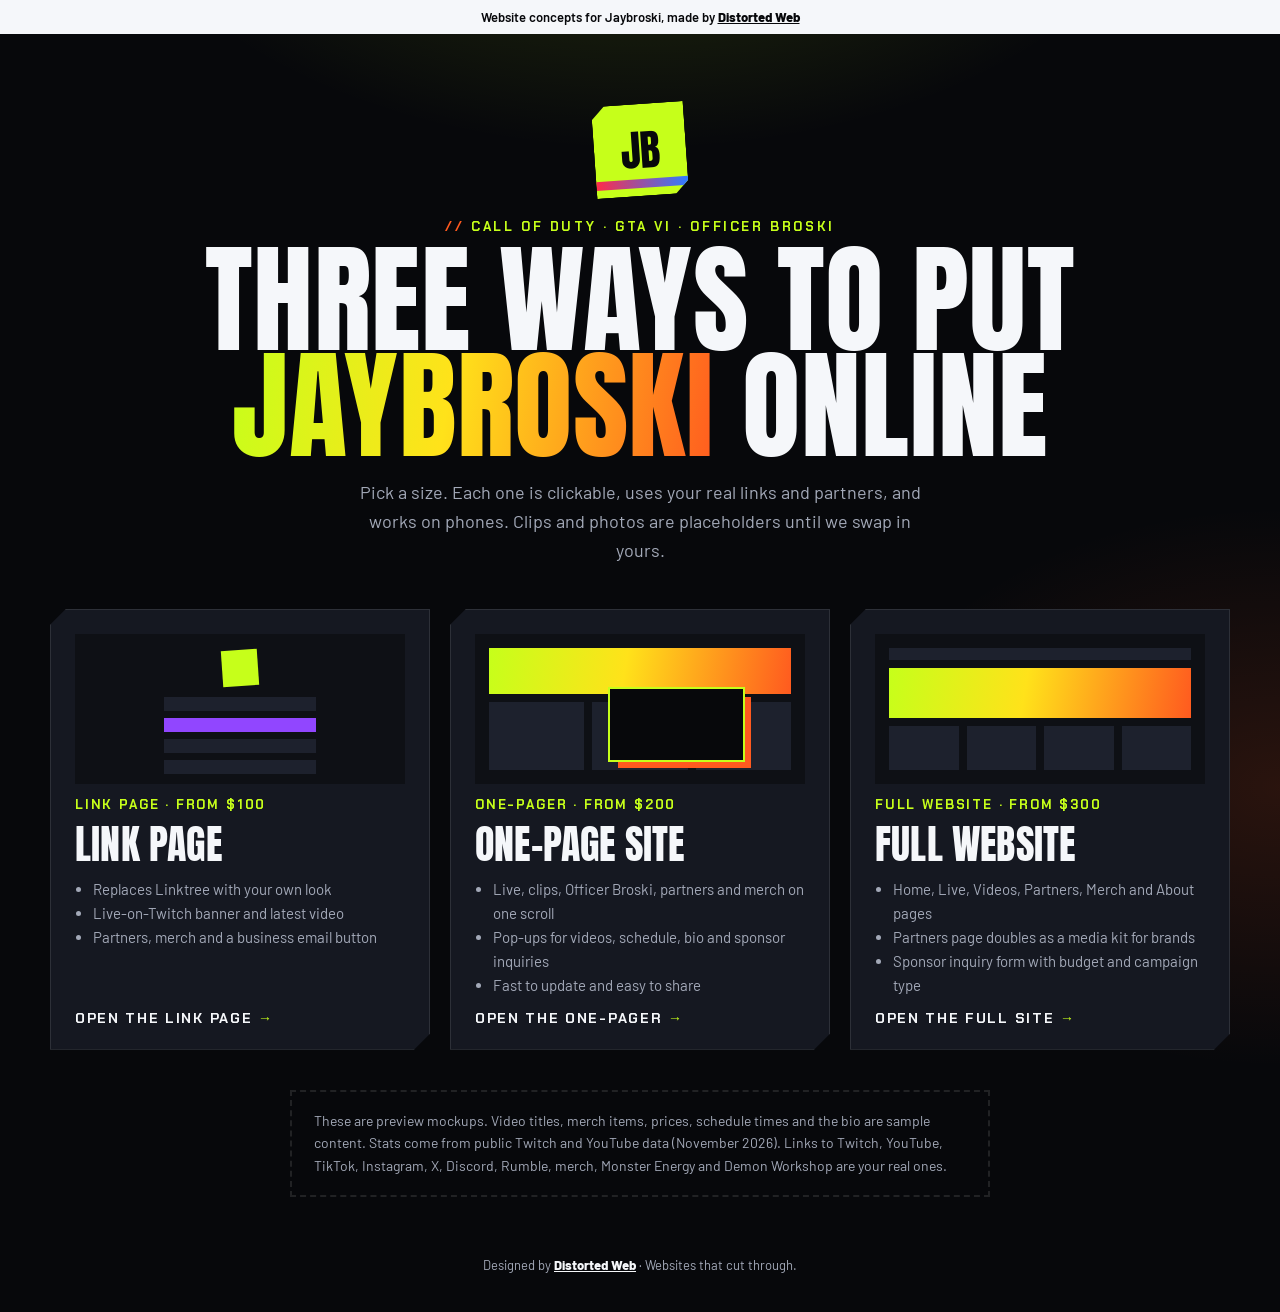
<file: index.html>
<!doctype html>
<html lang="en">
<head>
  <meta charset="utf-8">
  <meta name="viewport" content="width=device-width, initial-scale=1">
  <title>Jaybroski | Website concepts by Distorted Web</title>
  <meta name="description" content="Three website concepts for Jaybroski: a link page, a one-page site, and a full website.">
  <meta name="robots" content="noindex">
  <link rel="stylesheet" href="assets/css/base.css">
  <style>
    body { background: radial-gradient(800px 500px at 50% -200px, rgba(198,255,26,.2), transparent 70%), radial-gradient(600px 400px at 100% 60%, rgba(255,90,31,.14), transparent 70%), var(--ink); }
    .hero { padding: 70px 0 44px; text-align: center; }
    .hero .badge { --s: 92px; margin: 0 auto 24px; }
    .hero h1 { font-size: clamp(52px, 10vw, 120px); line-height: .88; margin-top: 14px; }
    .hero p.lead { max-width: 580px; margin: 20px auto 0; color: var(--muted); font-size: 18px; }
    .grid { display: grid; gap: 20px; grid-template-columns: repeat(auto-fit, minmax(290px, 1fr)); padding-bottom: 40px; }
    .opt { display: flex; flex-direction: column; gap: 14px; padding: 24px; background: var(--card); border: 1px solid var(--line); text-decoration: none;
      clip-path: polygon(16px 0, 100% 0, 100% calc(100% - 16px), calc(100% - 16px) 100%, 0 100%, 0 16px); transition: transform .15s, border-color .15s; }
    .opt:hover { transform: translateY(-6px) rotate(-.6deg); border-color: var(--volt); }
    .opt .preview { height: 150px; background: var(--ink-2); position: relative; overflow: hidden; }
    .opt h2 { font-size: 40px; }
    .opt .price { font: 700 13px/1 var(--hud); color: var(--volt); letter-spacing: .14em; text-transform: uppercase; }
    .opt ul { margin: 0; padding-left: 18px; color: var(--muted); font-size: 15px; }
    .opt .go { margin-top: auto; font: 700 14px/1 var(--hud); letter-spacing: .12em; text-transform: uppercase; }
    .opt .go::after { content: " →"; color: var(--volt); }
    .wf-link { display: grid; gap: 7px; width: 46%; margin: 16px auto; }
    .wf-link i { height: 14px; background: var(--card-2); }
    .wf-link i:first-child { width: 36px; height: 36px; margin: 0 auto 4px; background: var(--volt); transform: rotate(-4deg); }
    .wf-link i:nth-child(3) { background: #9146ff; }
    .wf-one { position: absolute; inset: 14px; display: grid; gap: 8px; grid-template-columns: 1fr 1fr 1fr; grid-template-rows: 46px 1fr; }
    .wf-one i { background: var(--card-2); }
    .wf-one i:first-child { grid-column: 1 / -1; background: var(--hype); }
    .wf-one b { position: absolute; right: 16%; bottom: 8%; width: 44%; height: 58%; background: var(--ink); box-shadow: 0 0 0 2px var(--volt), 8px 8px 0 var(--blaze); }
    .wf-full { position: absolute; inset: 14px; display: grid; gap: 8px; grid-template-rows: 12px 50px 1fr; }
    .wf-full i { background: var(--card-2); }
    .wf-full > i:nth-child(2) { background: var(--hype); }
    .wf-full span { display: grid; grid-template-columns: repeat(4, 1fr); gap: 8px; }
    .note { max-width: 700px; margin: 0 auto 30px; padding: 18px 22px; border: 2px dashed var(--line); color: var(--muted); font-size: 14px; }
  </style>
</head>
<body>
  <div class="concept-bar">Website concepts for Jaybroski, made by <a href="https://distortedbrands.com/web/">Distorted Web</a></div>
  <main class="wrap">
    <header class="hero">
      <div class="badge" aria-hidden="true">JB</div>
      <p class="eyebrow">Call of Duty · GTA VI · Officer Broski</p>
      <h1>Three ways to put <span class="hype-text">Jaybroski</span> online</h1>
      <p class="lead">Pick a size. Each one is clickable, uses your real links and partners, and works on phones. Clips and photos are placeholders until we swap in yours.</p>
    </header>
    <section class="grid" aria-label="Concepts">
      <a class="opt" href="link/">
        <div class="preview"><div class="wf-link"><i></i><i></i><i></i><i></i><i></i></div></div>
        <span class="price">Link page · from $100</span>
        <h2>Link page</h2>
        <ul><li>Replaces Linktree with your own look</li><li>Live-on-Twitch banner and latest video</li><li>Partners, merch and a business email button</li></ul>
        <span class="go">Open the link page</span>
      </a>
      <a class="opt" href="one-page/">
        <div class="preview"><div class="wf-one"><i></i><i></i><i></i><i></i><b></b></div></div>
        <span class="price">One-pager · from $200</span>
        <h2>One-page site</h2>
        <ul><li>Live, clips, Officer Broski, partners and merch on one scroll</li><li>Pop-ups for videos, schedule, bio and sponsor inquiries</li><li>Fast to update and easy to share</li></ul>
        <span class="go">Open the one-pager</span>
      </a>
      <a class="opt" href="full/">
        <div class="preview"><div class="wf-full"><i></i><i></i><span><i></i><i></i><i></i><i></i></span></div></div>
        <span class="price">Full website · from $300</span>
        <h2>Full website</h2>
        <ul><li>Home, Live, Videos, Partners, Merch and About pages</li><li>Partners page doubles as a media kit for brands</li><li>Sponsor inquiry form with budget and campaign type</li></ul>
        <span class="go">Open the full site</span>
      </a>
    </section>
    <p class="note">These are preview mockups. Video titles, merch items, prices, schedule times and the bio are sample content. Stats come from public Twitch and YouTube data (November 2026). Links to Twitch, YouTube, TikTok, Instagram, X, Discord, Rumble, merch, Monster Energy and Demon Workshop are your real ones.</p>
  </main>
  <footer class="credit">Designed by <a href="https://distortedbrands.com/web/">Distorted Web</a> · Websites that cut through.</footer>
</body>
</html>
</file>
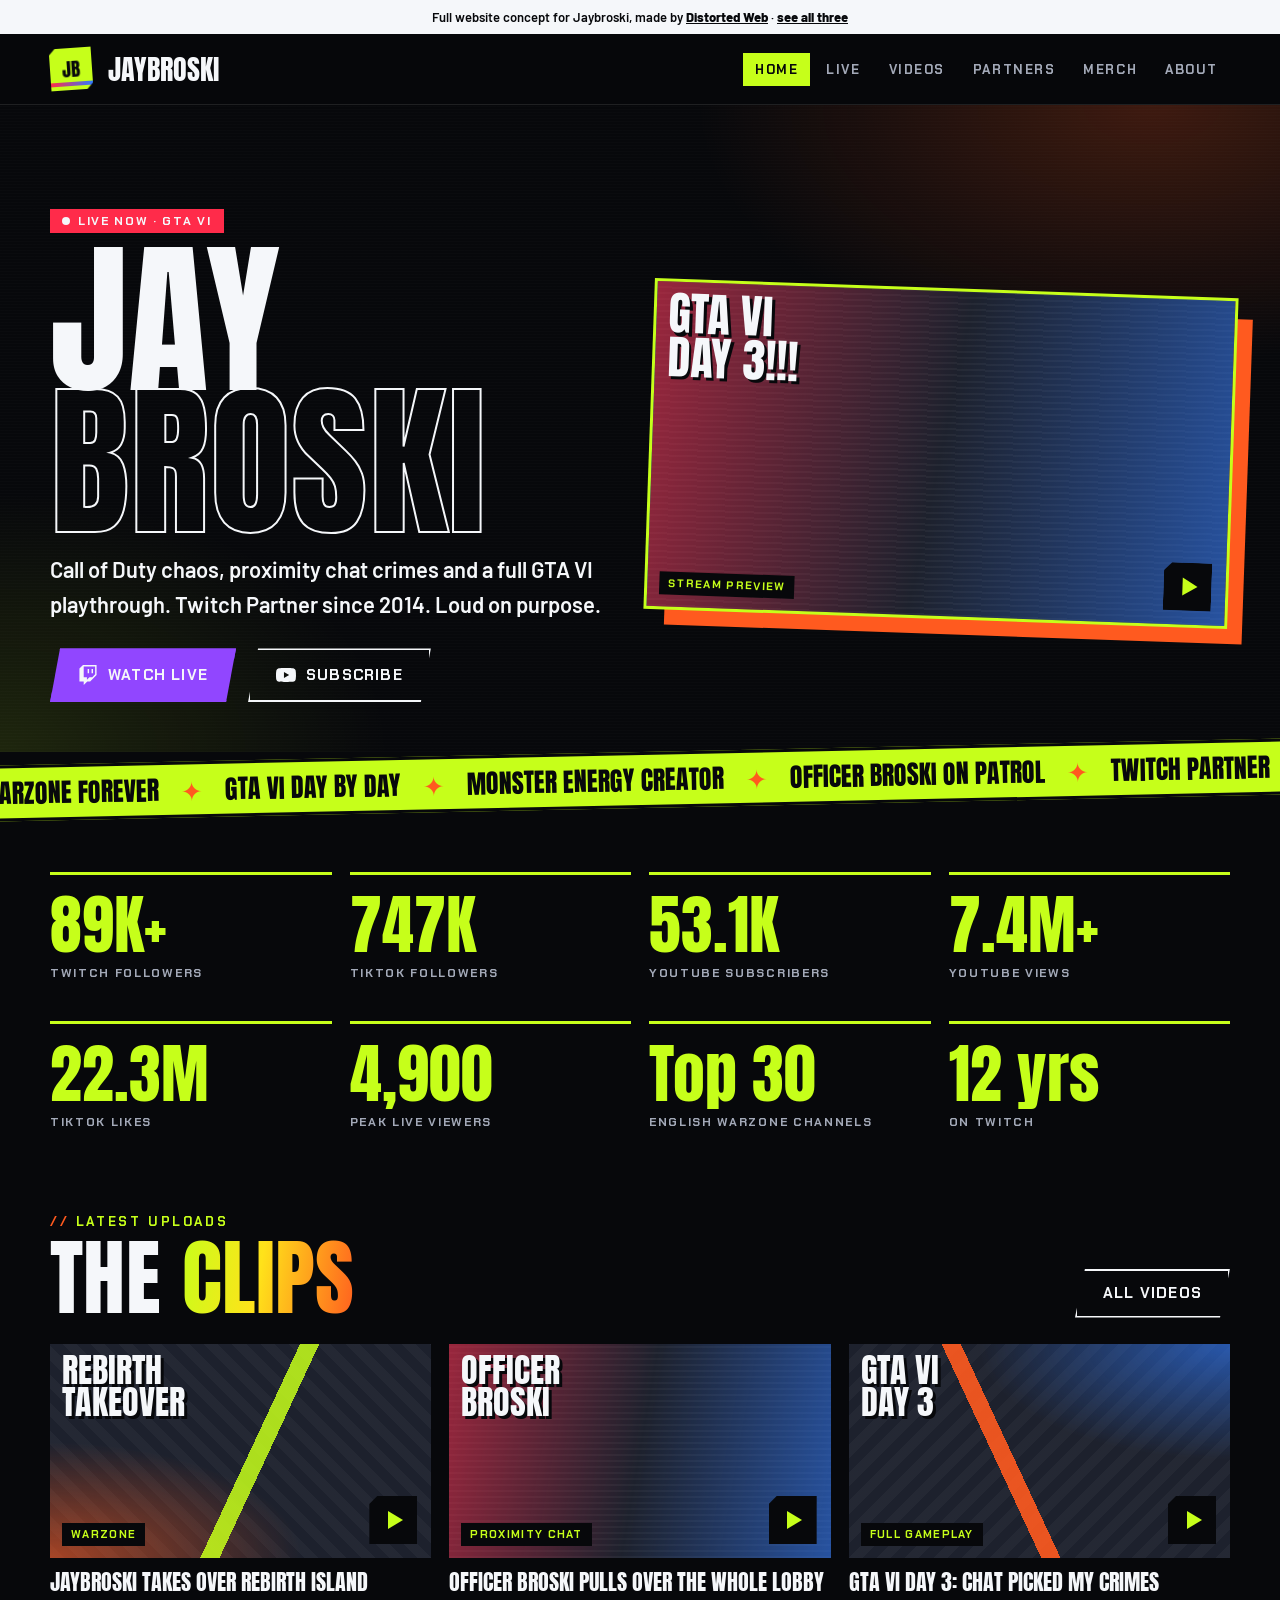
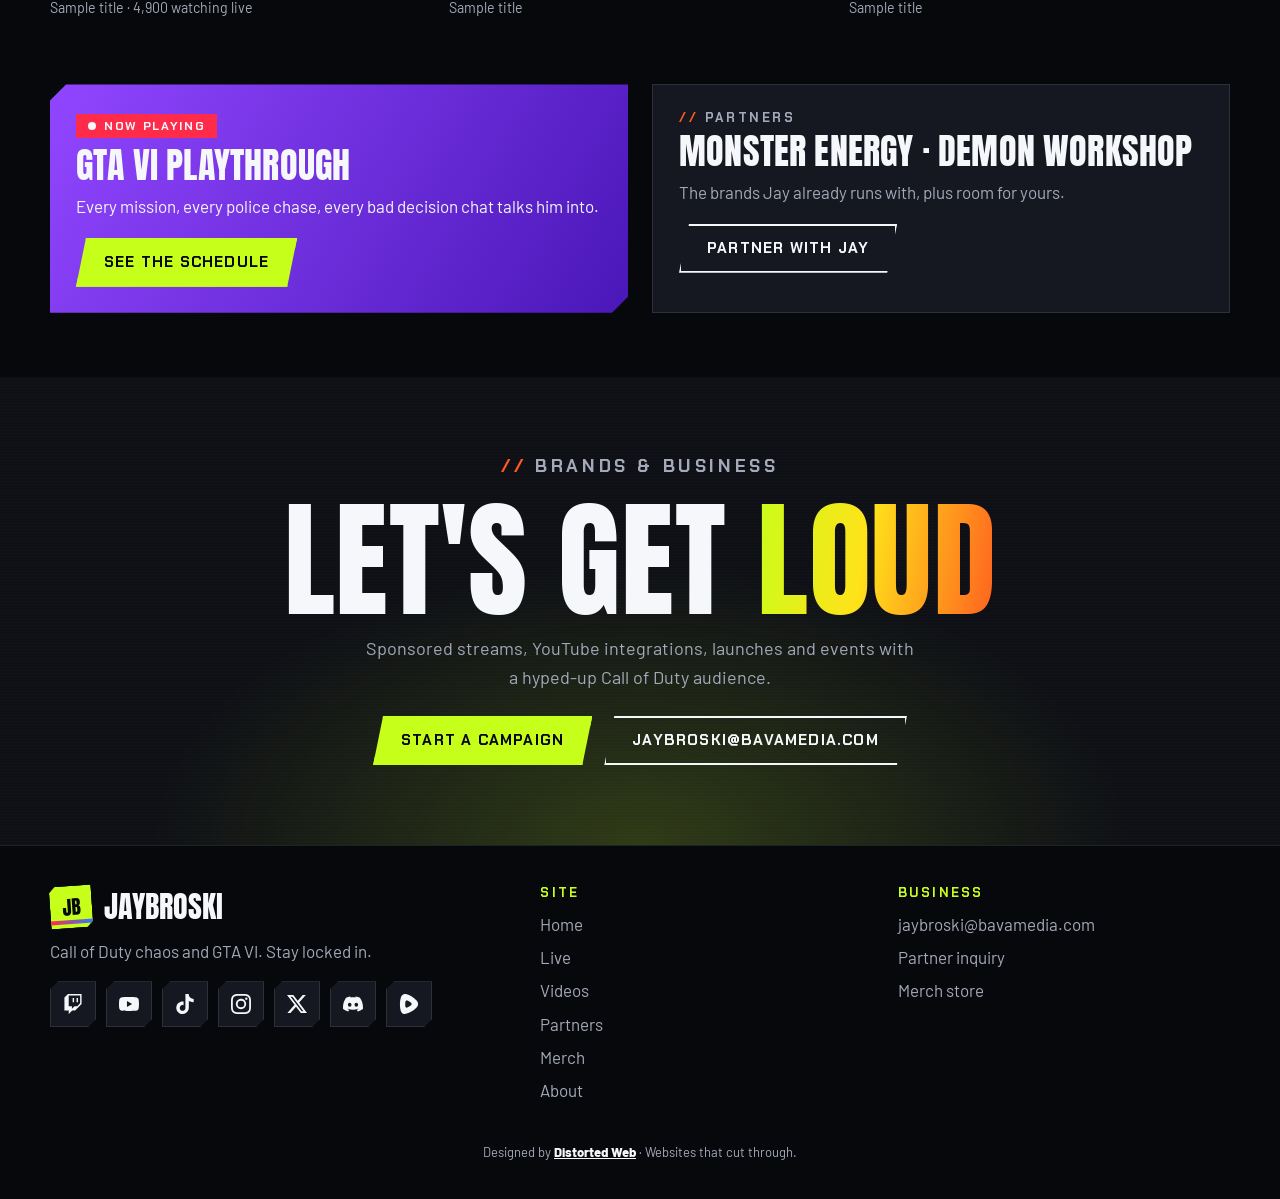
<file: full/index.html>
<!doctype html>
<html lang="en">
<head>
  <meta charset="utf-8">
  <meta name="viewport" content="width=device-width, initial-scale=1">
  <title>Jaybroski | Call of Duty, GTA VI and Officer Broski</title>
  <meta name="description" content="Jaybroski: Twitch Partner, Warzone comedian and Monster Energy creator.">
  <meta name="robots" content="noindex">
  <link rel="stylesheet" href="../assets/css/base.css">
  <link rel="stylesheet" href="../assets/css/full.css">
</head>
<body>
  <div class="concept-bar">Full website concept for Jaybroski, made by <a href="https://distortedbrands.com/web/">Distorted Web</a> · <a href="../">see all three</a></div>
  <header class="nav">
    <div class="wrap">
      <span class="badge" aria-hidden="true">JB</span>
      <a class="name" href="">Jaybroski</a>
      <button class="menu" aria-expanded="false" aria-controls="menu">Menu</button>
      <ul id="menu">
        <li><a href="" aria-current="page">Home</a></li>
        <li><a href="live/">Live</a></li>
        <li><a href="videos/">Videos</a></li>
        <li><a href="partners/">Partners</a></li>
        <li><a href="shop/">Merch</a></li>
        <li><a href="about/">About</a></li>
      </ul>
    </div>
  </header>
  <main>

  <section class="page-hero grit">
    <div class="wrap grid-2">
      <div>
        <span class="live">Live now · GTA VI</span>
        <h1>Jay<br><span class="out">broski</span></h1>
        <p class="lead">Call of Duty chaos, proximity chat crimes and a full GTA VI playthrough. Twitch Partner since 2014. Loud on purpose.</p>
        <div class="ctas">
          <a class="btn btn-twitch" href="https://www.twitch.tv/jaybroski"><span class="ico i-twitch"></span>Watch live</a>
          <a class="btn" href="https://www.youtube.com/@thejaybroski"><span class="ico i-youtube"></span>Subscribe</a>
        </div>
      </div>
      <div style="transform:rotate(2deg)"><div class="thumb c" style="box-shadow:0 0 0 3px var(--volt),18px 18px 0 var(--blaze)"><span class="big" style="font-size:clamp(30px,4vw,46px)">GTA VI<br>Day 3!!!</span><span class="tag">Stream preview</span><span class="play"></span></div></div>
    </div>
  </section>
  <div class="ticker" aria-hidden="true"><div class="track">
    <span>Warzone forever</span><span>GTA VI day by day</span><span>Monster Energy creator</span><span>Officer Broski on patrol</span><span>Twitch Partner</span>
    <span>Warzone forever</span><span>GTA VI day by day</span><span>Monster Energy creator</span><span>Officer Broski on patrol</span><span>Twitch Partner</span>
  </div></div>
  <section class="block">
    <div class="wrap grid-4">
      <div class="stat"><strong>89K+</strong><span>Twitch followers</span></div>
      <div class="stat"><strong>747K</strong><span>TikTok followers</span></div>
      <div class="stat"><strong>53.1K</strong><span>YouTube subscribers</span></div>
      <div class="stat"><strong>7.4M+</strong><span>YouTube views</span></div>
      <div class="stat"><strong>22.3M</strong><span>TikTok likes</span></div>
      <div class="stat"><strong>4,900</strong><span>Peak live viewers</span></div>
      <div class="stat"><strong>Top 30</strong><span>English Warzone channels</span></div>
      <div class="stat"><strong>12 yrs</strong><span>On Twitch</span></div>
    </div>
  </section>
  <section class="block" style="padding-top:0">
    <div class="wrap">
      <div class="sec-head"><div><p class="eyebrow">Latest uploads</p><h2>The <span class="hype-text">clips</span></h2></div><a class="btn" href="videos/">All videos</a></div>
      <div class="grid-3">
        <a class="vid" href="https://www.youtube.com/@thejaybroski"><div class="thumb "><span class="big">Rebirth<br>takeover</span><span class="tag">Warzone</span><span class="play"></span></div><strong>Jaybroski takes over Rebirth Island</strong><small>Sample title · 4,900 watching live</small></a>
        <a class="vid" href="https://www.youtube.com/@thejaybroski"><div class="thumb c"><span class="big">Officer<br>Broski</span><span class="tag">Proximity chat</span><span class="play"></span></div><strong>Officer Broski pulls over the whole lobby</strong><small>Sample title</small></a>
        <a class="vid" href="https://www.youtube.com/@thejaybroski"><div class="thumb b"><span class="big">GTA VI<br>day 3</span><span class="tag">Full gameplay</span><span class="play"></span></div><strong>GTA VI day 3: chat picked my crimes</strong><small>Sample title</small></a>
      </div>
    </div>
  </section>
  <section class="block" style="padding-top:0">
    <div class="wrap grid-2" style="align-items:stretch">
      <div class="panel twitch-panel"><span class="live">Now playing</span><h3>GTA VI playthrough</h3><p>Every mission, every police chase, every bad decision chat talks him into.</p><a class="btn btn-volt" style="margin-top:18px" href="live/">See the schedule</a></div>
      <div class="panel"><p class="eyebrow">Partners</p><h3>Monster Energy · Demon Workshop</h3><p>The brands Jay already runs with, plus room for yours.</p><a class="btn" style="margin-top:18px" href="partners/">Partner with Jay</a></div>
    </div>
  </section>
  <section class="cta-band grit">
    <div class="wrap">
      <p class="eyebrow">Brands & business</p>
      <h2>Let's get <span class="hype-text">loud</span></h2>
      <p>Sponsored streams, YouTube integrations, launches and events with a hyped-up Call of Duty audience.</p>
      <div class="ctas"><a class="btn btn-volt" href="partners/#inquiry">Start a campaign</a><a class="btn" href="mailto:jaybroski@bavamedia.com">jaybroski@bavamedia.com</a></div>
    </div>
  </section>

  </main>
  <footer class="foot">
    <div class="wrap">
      <div>
        <div class="brand"><span class="badge" style="--s:42px" aria-hidden="true">JB</span>Jaybroski</div>
        <p>Call of Duty chaos and GTA VI. Stay locked in.</p>
        <nav class="socials" aria-label="Socials">
        <a href="https://www.twitch.tv/jaybroski" aria-label="Twitch"><span class="ico i-twitch"></span></a>
        <a href="https://www.youtube.com/@thejaybroski" aria-label="YouTube"><span class="ico i-youtube"></span></a>
        <a href="https://www.tiktok.com/@thejaybroski" aria-label="TikTok"><span class="ico i-tiktok"></span></a>
        <a href="https://www.instagram.com/thejaybroskitv/" aria-label="Instagram"><span class="ico i-instagram"></span></a>
        <a href="https://twitter.com/TheJayBroski" aria-label="X"><span class="ico i-x"></span></a>
        <a href="https://discord.com/invite/Ztpg7hxD7X" aria-label="Discord"><span class="ico i-discord"></span></a>
        <a href="https://rumble.com/user/jaybroski" aria-label="Rumble"><span class="ico i-rumble"></span></a>
      </nav>
      </div>
      <div><h4>Site</h4><ul><li><a href="">Home</a></li><li><a href="live/">Live</a></li><li><a href="videos/">Videos</a></li><li><a href="partners/">Partners</a></li><li><a href="shop/">Merch</a></li><li><a href="about/">About</a></li></ul></div>
      <div><h4>Business</h4><ul><li><a href="mailto:jaybroski@bavamedia.com">jaybroski@bavamedia.com</a></li><li><a href="partners/#inquiry">Partner inquiry</a></li><li><a href="https://streamlabs.com/thejaybroski/merch">Merch store</a></li></ul></div>
    </div>
  </footer>
  <footer class="credit">Designed by <a href="https://distortedbrands.com/web/">Distorted Web</a> · Websites that cut through.</footer>
  <script src="../assets/js/modal.js"></script>
  <script>
    (function () {
      var nav = document.querySelector(".nav"), btn = nav.querySelector(".menu");
      btn.addEventListener("click", function () {
        var open = nav.classList.toggle("open");
        btn.setAttribute("aria-expanded", open);
      });
    })();
  </script>
</body>
</html>
</file>
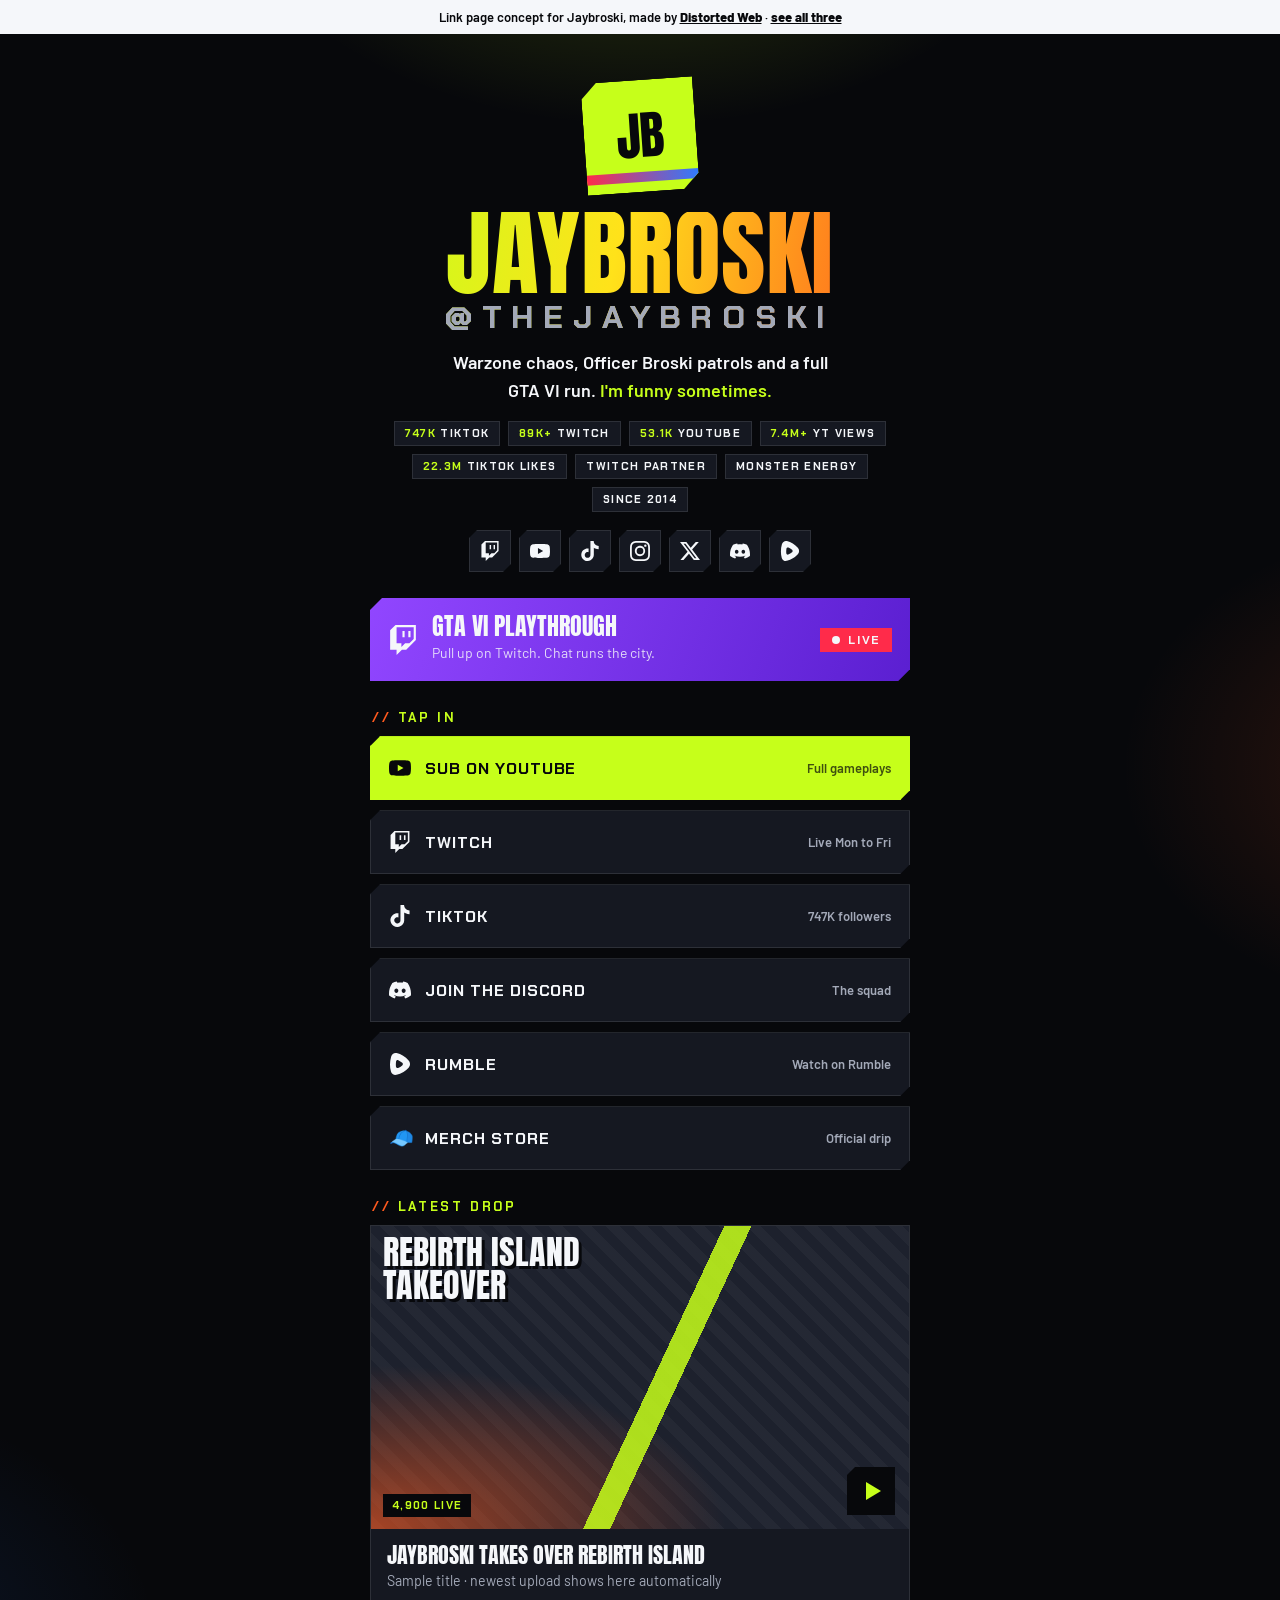
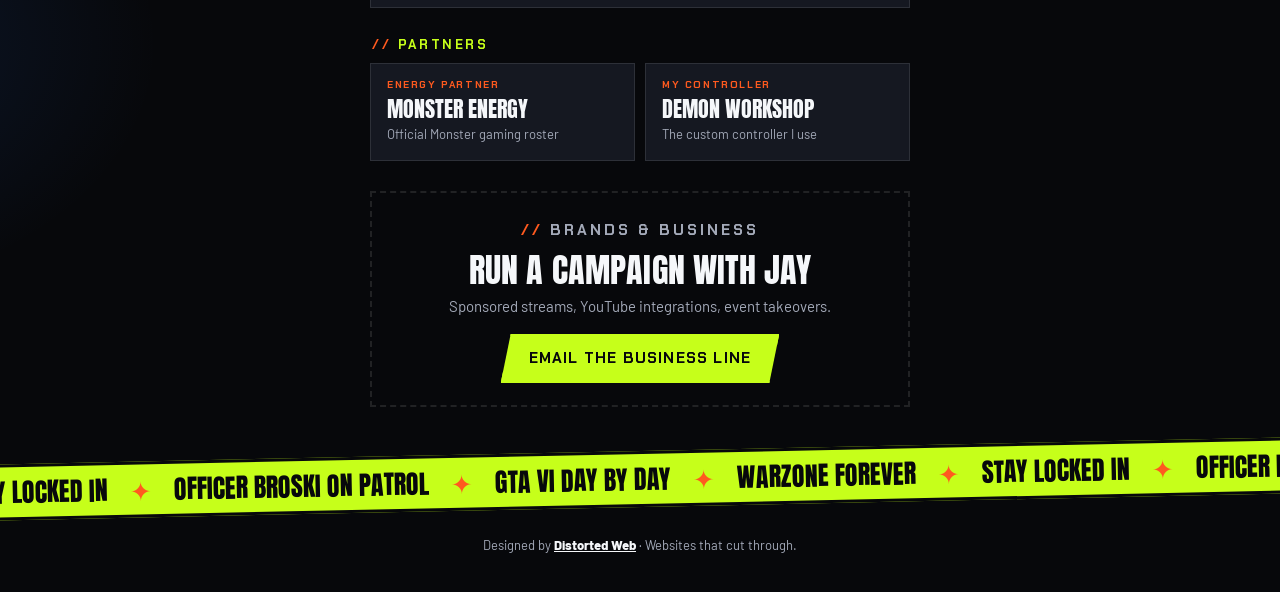
<file: link/index.html>
<!doctype html>
<html lang="en">
<head>
  <meta charset="utf-8">
  <meta name="viewport" content="width=device-width, initial-scale=1">
  <title>Jaybroski | Links</title>
  <meta name="description" content="Jaybroski: Call of Duty chaos, GTA VI and Officer Broski. Every link in one place.">
  <meta name="robots" content="noindex">
  <link rel="stylesheet" href="../assets/css/base.css">
  <style>
    body {
      min-height: 100vh;
      background:
        radial-gradient(600px 380px at 50% -140px, rgba(198,255,26,.22), transparent 70%),
        radial-gradient(500px 360px at 115% 35%, rgba(255,90,31,.18), transparent 70%),
        radial-gradient(500px 360px at -15% 75%, rgba(47,123,255,.14), transparent 70%),
        var(--ink);
    }
    .page { width: min(540px, 100% - 32px); margin: 0 auto; padding: 46px 0 10px; }
    .head { text-align: center; }
    .head .badge { --s: 112px; margin: 0 auto 20px; }
    .head h1 { font-size: clamp(64px, 18vw, 96px); line-height: .85; }
    .head h1 span { display: block; font-size: .34em; letter-spacing: .3em; color: var(--muted); font-family: var(--hud); margin-top: 10px; }
    .head .bio { margin: 16px auto 0; max-width: 400px; font-size: 18px; font-weight: 600; }
    .head .bio em { color: var(--volt); font-style: normal; }
    .head .socials { justify-content: center; margin-top: 18px; gap: 8px; }
    .head .socials a { width: 42px; height: 42px; }

    .chips { display: flex; flex-wrap: wrap; justify-content: center; gap: 8px; margin-top: 16px; }
    .chips span { padding: 6px 10px; background: var(--card); border: 1px solid var(--line); font: 700 11px/1 var(--hud); letter-spacing: .12em; text-transform: uppercase; }
    .chips span b { color: var(--volt); }

    .livecard {
      margin-top: 26px; display: flex; align-items: center; gap: 14px; padding: 16px 18px; text-decoration: none;
      background: linear-gradient(110deg, #9146ff, #5b1fd1); position: relative; overflow: hidden;
      clip-path: polygon(12px 0, 100% 0, 100% calc(100% - 12px), calc(100% - 12px) 100%, 0 100%, 0 12px);
      transition: transform .12s;
    }
    .livecard:hover { transform: scale(1.02) rotate(-.5deg); }
    .livecard .ico { width: 30px; height: 30px; }
    .livecard strong { display: block; font: 400 24px/1 var(--display); text-transform: uppercase; }
    .livecard small { opacity: .85; font-size: 14px; }
    .livecard .live { margin-left: auto; }

    .label { margin: 30px 2px 12px; }
    .links { display: grid; gap: 10px; }
    .lnk {
      display: flex; align-items: center; gap: 14px; padding: 16px 18px; min-height: 64px; text-decoration: none;
      background: var(--card); border: 1px solid var(--line);
      font: 700 16px/1.2 var(--hud); letter-spacing: .06em; text-transform: uppercase;
      clip-path: polygon(10px 0, 100% 0, 100% calc(100% - 10px), calc(100% - 10px) 100%, 0 100%, 0 10px);
      transition: transform .12s, background .12s, color .12s;
    }
    .lnk:hover { transform: translateX(6px); background: var(--volt); color: var(--ink); }
    .lnk .ico { width: 22px; height: 22px; }
    .lnk .em { width: 22px; text-align: center; font-size: 20px; }
    .lnk .sub { margin-left: auto; font: 600 13px/1.2 var(--body); letter-spacing: 0; text-transform: none; color: var(--muted); text-align: right; }
    .lnk:hover .sub { color: inherit; }
    .lnk.hot { background: var(--volt); color: var(--ink); border-color: var(--volt); }
    .lnk.hot .sub { color: var(--ink); opacity: .7; }
    .lnk.hot:hover { background: var(--white); }

    .latest { display: block; text-decoration: none; background: var(--card); border: 1px solid var(--line); }
    .latest .meta { padding: 14px 16px; }
    .latest .meta strong { display: block; font: 400 22px/1.05 var(--display); text-transform: uppercase; }
    .latest .meta small { color: var(--muted); }

    .partners { display: grid; grid-template-columns: 1fr 1fr; gap: 10px; }
    .p-tile { display: block; padding: 16px; text-decoration: none; background: var(--card); border: 1px solid var(--line); transition: border-color .12s, transform .12s; }
    .p-tile:hover { border-color: var(--volt); transform: translateY(-3px); }
    .p-tile b { display: block; font: 400 22px/1 var(--display); text-transform: uppercase; }
    .p-tile small { display: block; margin-top: 6px; color: var(--muted); font-size: 13px; line-height: 1.35; }
    .p-tile .k { font: 700 10px/1 var(--hud); letter-spacing: .16em; text-transform: uppercase; color: var(--blaze); margin-bottom: 8px; display: block; }

    .biz { margin-top: 30px; padding: 22px; text-align: center; border: 2px dashed var(--line); }
    .biz h2 { font-size: 34px; }
    .biz p { color: var(--muted); margin: 8px 0 16px; font-size: 15px; }
    .ticker { margin: 34px -40px 0; }
  </style>
</head>
<body>
  <div class="concept-bar">Link page concept for Jaybroski, made by <a href="https://distortedbrands.com/web/">Distorted Web</a> · <a href="../">see all three</a></div>

  <main class="page">
    <header class="head">
      <div class="badge" aria-hidden="true">JB</div>
      <h1 class="hype-text">Jaybroski<span>@thejaybroski</span></h1>
      <p class="bio">Warzone chaos, Officer Broski patrols and a full GTA VI run. <em>I'm funny sometimes.</em></p>
      <div class="chips">
        <span><b>747K</b> TikTok</span><span><b>89K+</b> Twitch</span><span><b>53.1K</b> YouTube</span><span><b>7.4M+</b> YT views</span><span><b>22.3M</b> TikTok likes</span><span>Twitch Partner</span><span>Monster Energy</span><span>Since 2014</span>
      </div>
      <nav class="socials" aria-label="Socials">
        <a href="https://www.twitch.tv/jaybroski" aria-label="Twitch"><span class="ico i-twitch"></span></a>
        <a href="https://www.youtube.com/@thejaybroski" aria-label="YouTube"><span class="ico i-youtube"></span></a>
        <a href="https://www.tiktok.com/@thejaybroski" aria-label="TikTok"><span class="ico i-tiktok"></span></a>
        <a href="https://www.instagram.com/thejaybroskitv/" aria-label="Instagram"><span class="ico i-instagram"></span></a>
        <a href="https://twitter.com/TheJayBroski" aria-label="X"><span class="ico i-x"></span></a>
        <a href="https://discord.com/invite/Ztpg7hxD7X" aria-label="Discord"><span class="ico i-discord"></span></a>
        <a href="https://rumble.com/user/jaybroski" aria-label="Rumble"><span class="ico i-rumble"></span></a>
      </nav>
    </header>

    <a class="livecard" href="https://www.twitch.tv/jaybroski">
      <span class="ico i-twitch"></span>
      <span><strong>GTA VI playthrough</strong><small>Pull up on Twitch. Chat runs the city.</small></span>
      <span class="live">Live</span>
    </a>

    <p class="eyebrow label">Tap in</p>
    <div class="links">
      <a class="lnk hot" href="https://www.youtube.com/@thejaybroski"><span class="ico i-youtube"></span>Sub on YouTube<span class="sub">Full gameplays</span></a>
      <a class="lnk" href="https://www.twitch.tv/jaybroski"><span class="ico i-twitch"></span>Twitch<span class="sub">Live Mon to Fri</span></a>
      <a class="lnk" href="https://www.tiktok.com/@thejaybroski"><span class="ico i-tiktok"></span>TikTok<span class="sub">747K followers</span></a>
      <a class="lnk" href="https://discord.com/invite/Ztpg7hxD7X"><span class="ico i-discord"></span>Join the Discord<span class="sub">The squad</span></a>
      <a class="lnk" href="https://rumble.com/user/jaybroski"><span class="ico i-rumble"></span>Rumble<span class="sub">Watch on Rumble</span></a>
      <a class="lnk" href="https://streamlabs.com/thejaybroski/merch"><span class="em">🧢</span>Merch store<span class="sub">Official drip</span></a>
    </div>

    <p class="eyebrow label">Latest drop</p>
    <a class="latest" href="https://www.youtube.com/@thejaybroski">
      <div class="thumb"><span class="big">Rebirth Island<br>takeover</span><span class="tag">4,900 live</span><span class="play"></span></div>
      <div class="meta"><strong>Jaybroski takes over Rebirth Island</strong><small>Sample title · newest upload shows here automatically</small></div>
    </a>

    <p class="eyebrow label">Partners</p>
    <div class="partners">
      <a class="p-tile" href="https://www.monsterenergy.com/en-us/gaming/jaybroski/"><span class="k">Energy partner</span><b>Monster Energy</b><small>Official Monster gaming roster</small></a>
      <a class="p-tile" href="https://demon-workshop.com/?ref=jaybroski"><span class="k">My controller</span><b>Demon Workshop</b><small>The custom controller I use</small></a>
    </div>

    <section class="biz">
      <p class="eyebrow">Brands & business</p>
      <h2>Run a campaign with Jay</h2>
      <p>Sponsored streams, YouTube integrations, event takeovers.</p>
      <a class="btn btn-volt" href="mailto:jaybroski@bavamedia.com">Email the business line</a>
    </section>
  </main>

  <div class="ticker" aria-hidden="true"><div class="track">
    <span>Stay locked in</span><span>Officer Broski on patrol</span><span>GTA VI day by day</span><span>Warzone forever</span>
    <span>Stay locked in</span><span>Officer Broski on patrol</span><span>GTA VI day by day</span><span>Warzone forever</span>
  </div></div>

  <footer class="credit">Designed by <a href="https://distortedbrands.com/web/">Distorted Web</a> · Websites that cut through.</footer>
</body>
</html>
</file>
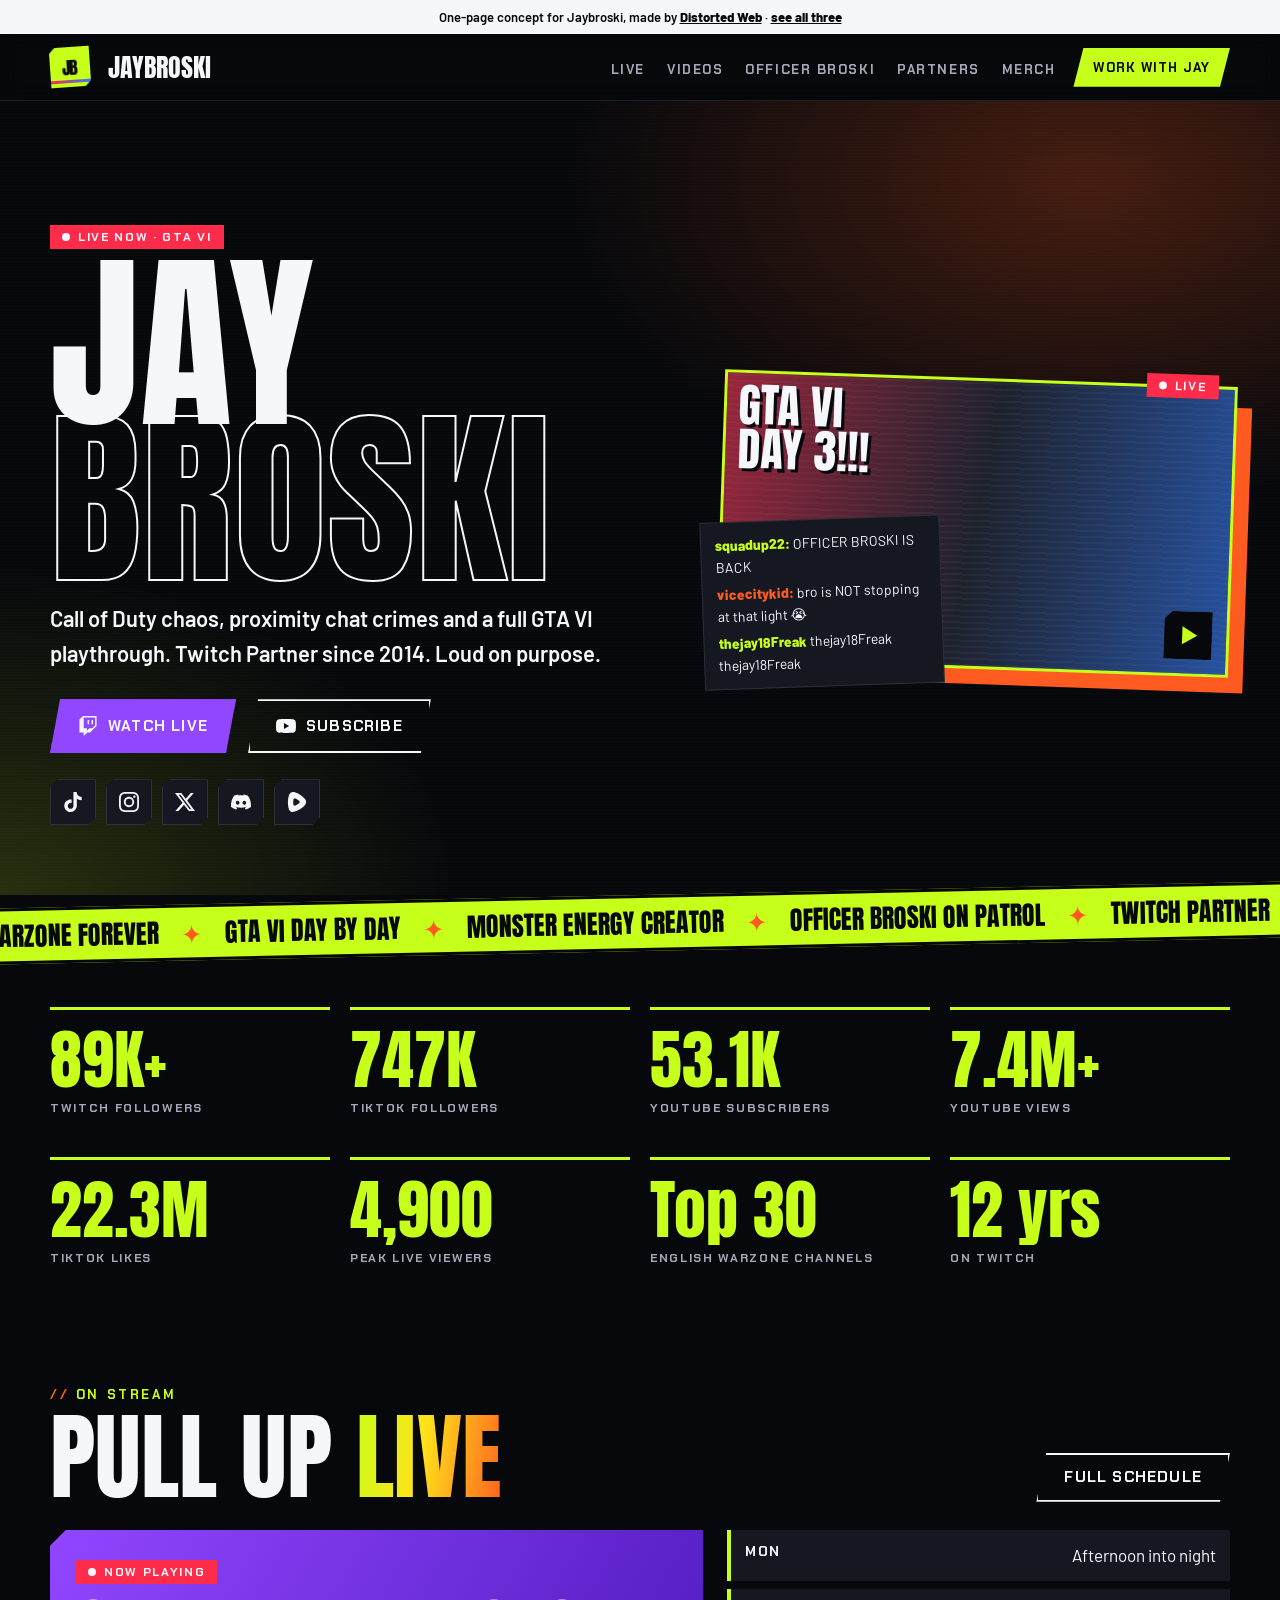
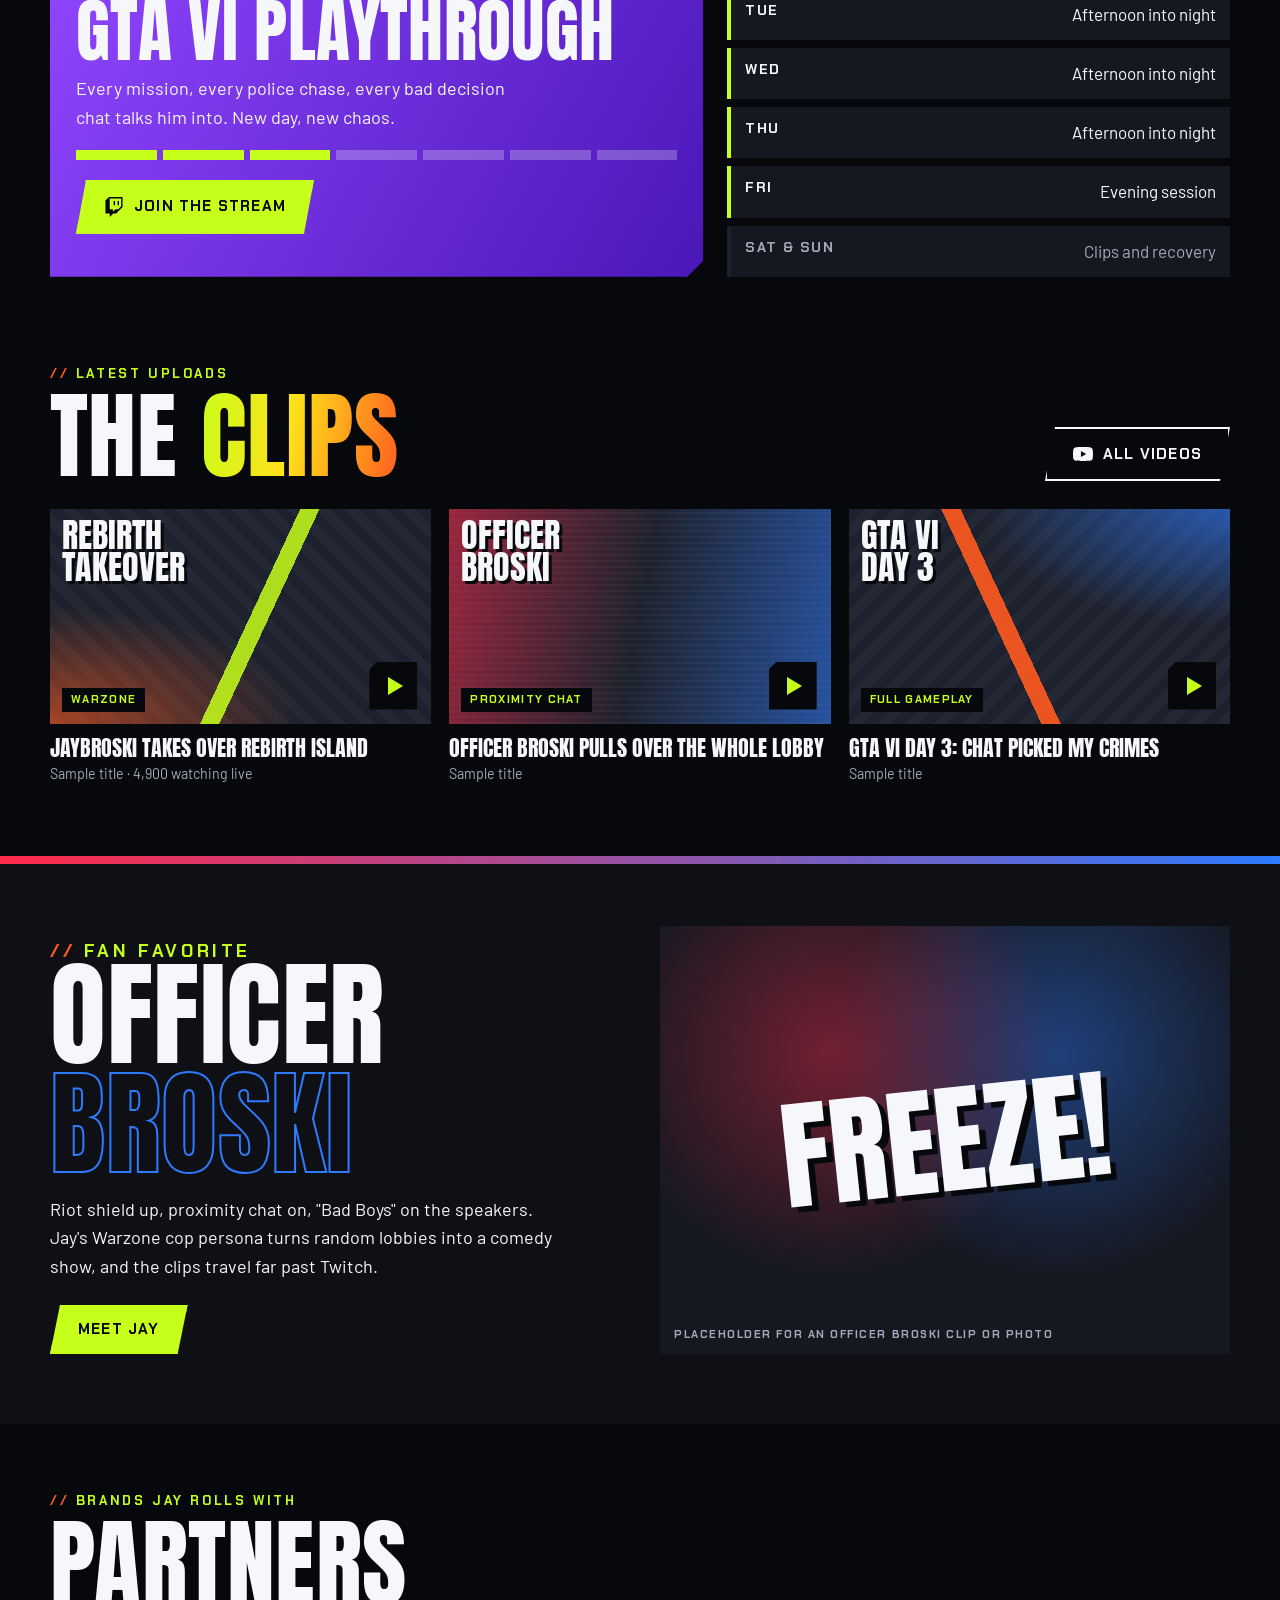
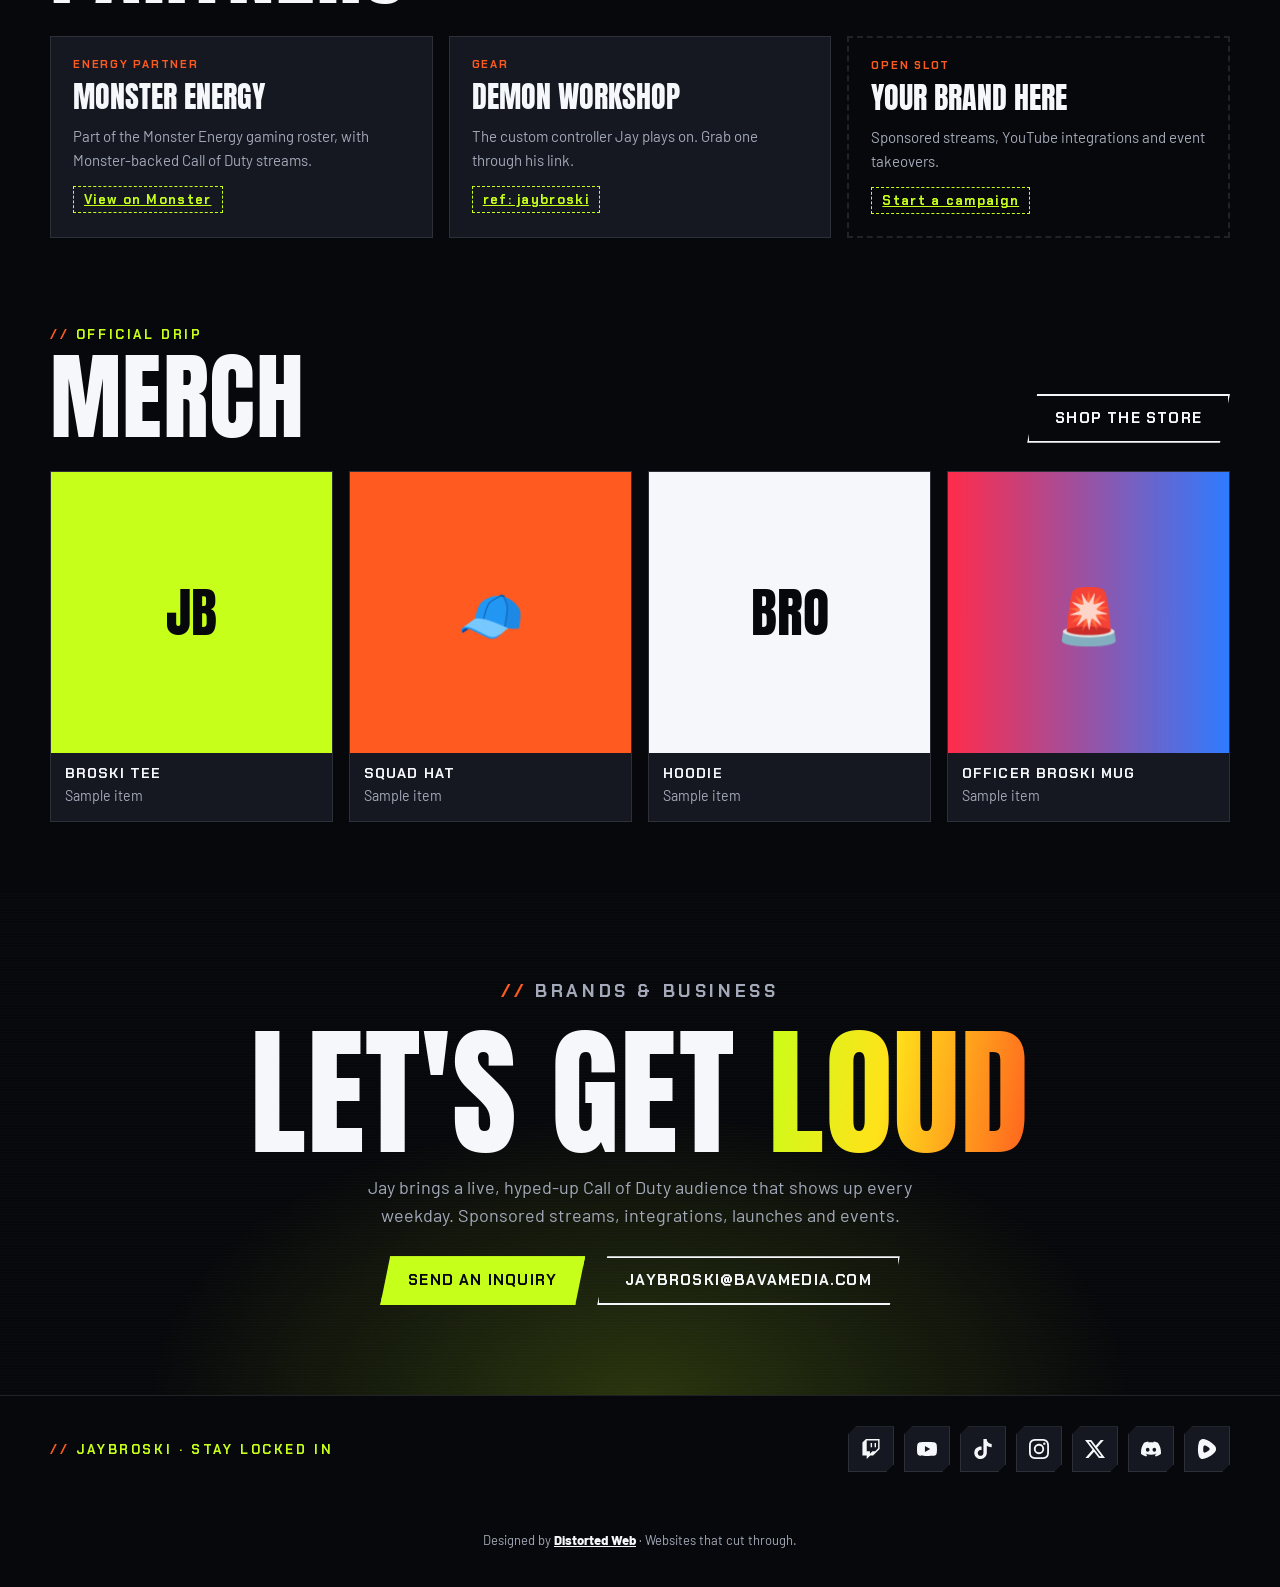
<file: one-page/index.html>
<!doctype html>
<html lang="en">
<head>
  <meta charset="utf-8">
  <meta name="viewport" content="width=device-width, initial-scale=1">
  <title>Jaybroski | Call of Duty, GTA VI and Officer Broski</title>
  <meta name="description" content="Jaybroski: Twitch Partner, Warzone comedian and Monster Energy creator. Live streams, videos, partners and business inquiries.">
  <meta name="robots" content="noindex">
  <link rel="stylesheet" href="../assets/css/base.css">
  <style>
    .nav { position: sticky; top: 0; z-index: 20; background: rgba(7,8,11,.88); backdrop-filter: blur(10px); border-bottom: 1px solid var(--line); }
    .nav .wrap { display: flex; align-items: center; gap: 18px; height: 66px; }
    .nav .badge { --s: 40px; }
    .nav .name { font: 400 26px/1 var(--display); text-transform: uppercase; text-decoration: none; }
    .nav ul { display: flex; gap: 22px; margin: 0 0 0 auto; padding: 0; list-style: none; }
    .nav ul a { font: 700 13px/1 var(--hud); letter-spacing: .12em; text-transform: uppercase; text-decoration: none; color: var(--muted); }
    .nav ul a:hover { color: var(--volt); }
    .nav .btn { padding: 11px 18px; font-size: 13px; }
    @media (max-width: 860px) { .nav ul { display: none; } .nav .btn { margin-left: auto; } }

    .hero { position: relative; padding: clamp(56px, 10vw, 120px) 0 70px; overflow: hidden;
      background:
        radial-gradient(800px 500px at 85% 10%, rgba(255,90,31,.25), transparent 65%),
        radial-gradient(700px 500px at 0% 100%, rgba(198,255,26,.16), transparent 65%), var(--ink); }
    .hero .wrap { display: grid; gap: 40px; grid-template-columns: 1.25fr 1fr; align-items: center; }
    @media (max-width: 900px) { .hero .wrap { grid-template-columns: 1fr; } }
    .hero h1 { font-size: clamp(76px, 15vw, 190px); line-height: .82; margin: 18px 0 0; }
    .hero h1 .out { -webkit-text-stroke: 2px var(--white); color: transparent; display: block; }
    .hero .lead { font-size: clamp(18px, 2vw, 22px); font-weight: 600; max-width: 560px; margin-top: 22px; }
    .hero .ctas { display: flex; flex-wrap: wrap; gap: 12px; margin-top: 28px; }
    .hero .socials { margin-top: 26px; }
    .screen { position: relative; transform: rotate(2deg); }
    .screen .thumb { box-shadow: 0 0 0 3px var(--volt), 18px 18px 0 var(--blaze); }
    .screen .big { font-size: clamp(30px, 4vw, 46px); }
    .screen .live { position: absolute; top: -14px; right: 16px; z-index: 2; }
    .screen .chat { position: absolute; left: -18px; bottom: -26px; background: var(--card); border: 1px solid var(--line); padding: 12px 14px; font-size: 14px; width: 240px; transform: rotate(-4deg); }
    .screen .chat p + p { margin-top: 4px; }
    .screen .chat b { color: var(--volt); }
    .screen .chat b.o { color: var(--blaze); }
    @media (max-width: 520px) { .screen .chat { left: 0; width: 200px; } }

    .stats { padding: 56px 0 30px; }
    .stats .wrap { display: grid; gap: 20px; grid-template-columns: repeat(4, 1fr); }
    @media (max-width: 760px) { .stats .wrap { grid-template-columns: 1fr 1fr; } }
    .stat { padding: 18px 0; border-top: 3px solid var(--volt); }

    section.block { padding: 70px 0; }
    .sec-head { display: flex; flex-wrap: wrap; align-items: end; justify-content: space-between; gap: 18px; margin-bottom: 28px; }
    .sec-head h2 { font-size: clamp(46px, 8vw, 96px); margin-top: 10px; }

    .live-grid { display: grid; gap: 24px; grid-template-columns: 1.3fr 1fr; }
    @media (max-width: 860px) { .live-grid { grid-template-columns: 1fr; } }
    .now { padding: 26px; background: linear-gradient(120deg, #9146ff, #4a17b8); clip-path: polygon(16px 0, 100% 0, 100% calc(100% - 16px), calc(100% - 16px) 100%, 0 100%, 0 16px); }
    .now h3 { font-size: clamp(40px, 6vw, 70px); margin: 14px 0 10px; }
    .now p { font-size: 18px; max-width: 460px; }
    .now .btn { margin-top: 20px; }
    .now .days { display: flex; gap: 6px; margin-top: 18px; }
    .now .days i { flex: 1; height: 10px; background: rgba(255,255,255,.25); }
    .now .days i.on { background: var(--volt); }

    .vids { display: grid; gap: 18px; grid-template-columns: repeat(3, 1fr); }
    @media (max-width: 860px) { .vids { grid-template-columns: 1fr 1fr; } }
    @media (max-width: 560px) { .vids { grid-template-columns: 1fr; } }
    .vid { display: block; text-decoration: none; cursor: pointer; background: none; border: 0; padding: 0; text-align: left; }
    .vid .thumb { transition: transform .15s; }
    .vid:hover .thumb { transform: rotate(-1.5deg) scale(1.03); box-shadow: 0 0 0 3px var(--volt); }
    .vid strong { display: block; margin-top: 12px; font: 400 22px/1.05 var(--display); text-transform: uppercase; }
    .vid small { color: var(--muted); }

    .broski { background: var(--ink-2); position: relative; overflow: hidden; }
    .broski::before { content: ""; position: absolute; inset: 0 0 auto; height: 8px; background: var(--siren); animation: siren 1.2s steps(2) infinite; }
    .broski .wrap { display: grid; gap: 40px; grid-template-columns: 1fr 1fr; align-items: center; }
    @media (max-width: 860px) { .broski .wrap { grid-template-columns: 1fr; } }
    .broski h2 { font-size: clamp(56px, 9vw, 120px); }
    .broski h2 span { color: transparent; -webkit-text-stroke: 2px var(--siren-b); }
    .broski p { font-size: 18px; margin-top: 16px; max-width: 520px; }
    .shield { aspect-ratio: 4/3; display: grid; place-items: center; background: var(--card); position: relative;
      background-image: radial-gradient(circle at 30% 30%, rgba(255,43,74,.4), transparent 45%), radial-gradient(circle at 70% 30%, rgba(47,123,255,.4), transparent 45%); }
    .shield b { font: 400 clamp(60px, 10vw, 120px)/1 var(--display); text-transform: uppercase; transform: rotate(-6deg); text-shadow: 6px 6px 0 var(--ink); }
    .shield small { position: absolute; bottom: 14px; left: 14px; font: 700 11px/1 var(--hud); letter-spacing: .14em; text-transform: uppercase; color: var(--muted); }

    .p-grid { display: grid; gap: 16px; grid-template-columns: repeat(3, 1fr); }
    @media (max-width: 860px) { .p-grid { grid-template-columns: 1fr; } }

    .merch { display: grid; gap: 16px; grid-template-columns: repeat(4, 1fr); }
    @media (max-width: 860px) { .merch { grid-template-columns: 1fr 1fr; } }
    .item { background: var(--card); border: 1px solid var(--line); text-decoration: none; display: block; }
    .item .art { aspect-ratio: 1; display: grid; place-items: center; font: 400 54px/1 var(--display); color: var(--ink); background: var(--volt); }
    .item:nth-child(2) .art { background: var(--blaze); }
    .item:nth-child(3) .art { background: var(--white); }
    .item:nth-child(4) .art { background: var(--siren); color: var(--white); }
    .item div { padding: 12px 14px; }
    .item strong { display: block; font: 700 14px/1.2 var(--hud); letter-spacing: .08em; text-transform: uppercase; }
    .item small { color: var(--muted); }

    .biz { text-align: center; padding: 90px 0; background: radial-gradient(700px 400px at 50% 100%, rgba(198,255,26,.18), transparent 70%), var(--ink); }
    .biz h2 { font-size: clamp(56px, 11vw, 140px); margin: 14px 0; }
    .biz p { max-width: 560px; margin: 0 auto 26px; color: var(--muted); font-size: 18px; }
    .biz .ctas { display: flex; flex-wrap: wrap; gap: 12px; justify-content: center; }
    .foot { border-top: 1px solid var(--line); padding: 30px 0; }
    .foot .wrap { display: flex; flex-wrap: wrap; gap: 18px; align-items: center; justify-content: space-between; }
  </style>
</head>
<body>
  <div class="concept-bar">One-page concept for Jaybroski, made by <a href="https://distortedbrands.com/web/">Distorted Web</a> · <a href="../">see all three</a></div>

  <header class="nav">
    <div class="wrap">
      <span class="badge" aria-hidden="true">JB</span>
      <a class="name" href="#top">Jaybroski</a>
      <ul>
        <li><a href="#live">Live</a></li>
        <li><a href="#videos">Videos</a></li>
        <li><a href="#broski">Officer Broski</a></li>
        <li><a href="#partners">Partners</a></li>
        <li><a href="#merch">Merch</a></li>
      </ul>
      <a class="btn btn-volt" href="#" data-open="dlg-biz">Work with Jay</a>
    </div>
  </header>

  <main id="top">
    <section class="hero grit">
      <div class="wrap">
        <div>
          <span class="live">Live now · GTA VI</span>
          <h1>Jay<span class="out">broski</span></h1>
          <p class="lead">Call of Duty chaos, proximity chat crimes and a full GTA VI playthrough. Twitch Partner since 2014. Loud on purpose.</p>
          <div class="ctas">
            <a class="btn btn-twitch" href="https://www.twitch.tv/jaybroski"><span class="ico i-twitch"></span>Watch live</a>
            <a class="btn" href="https://www.youtube.com/@thejaybroski"><span class="ico i-youtube"></span>Subscribe</a>
          </div>
          <nav class="socials" aria-label="Socials">
            <a href="https://www.tiktok.com/@thejaybroski" aria-label="TikTok"><span class="ico i-tiktok"></span></a>
            <a href="https://www.instagram.com/thejaybroskitv/" aria-label="Instagram"><span class="ico i-instagram"></span></a>
            <a href="https://twitter.com/TheJayBroski" aria-label="X"><span class="ico i-x"></span></a>
            <a href="https://discord.com/invite/Ztpg7hxD7X" aria-label="Discord"><span class="ico i-discord"></span></a>
            <a href="https://rumble.com/user/jaybroski" aria-label="Rumble"><span class="ico i-rumble"></span></a>
          </nav>
        </div>
        <div class="screen">
          <span class="live">Live</span>
          <div class="thumb c"><span class="big">GTA VI<br>Day 3!!!</span><span class="tag">Stream preview</span><span class="play"></span></div>
          <div class="chat" aria-hidden="true">
            <p><b>squadup22:</b> OFFICER BROSKI IS BACK</p>
            <p><b class="o">vicecitykid:</b> bro is NOT stopping at that light 😭</p>
            <p><b>thejay18Freak</b> thejay18Freak thejay18Freak</p>
          </div>
        </div>
      </div>
    </section>

    <div class="ticker" aria-hidden="true"><div class="track">
      <span>Warzone forever</span><span>GTA VI day by day</span><span>Monster Energy creator</span><span>Officer Broski on patrol</span><span>Twitch Partner</span>
      <span>Warzone forever</span><span>GTA VI day by day</span><span>Monster Energy creator</span><span>Officer Broski on patrol</span><span>Twitch Partner</span>
    </div></div>

    <section class="stats" aria-label="Channel numbers">
      <div class="wrap">
        <div class="stat"><strong>89K+</strong><span>Twitch followers</span></div>
        <div class="stat"><strong>747K</strong><span>TikTok followers</span></div>
        <div class="stat"><strong>53.1K</strong><span>YouTube subscribers</span></div>
        <div class="stat"><strong>7.4M+</strong><span>YouTube views</span></div>
        <div class="stat"><strong>22.3M</strong><span>TikTok likes</span></div>
        <div class="stat"><strong>4,900</strong><span>Peak live viewers</span></div>
        <div class="stat"><strong>Top 30</strong><span>English Warzone channels</span></div>
        <div class="stat"><strong>12 yrs</strong><span>On Twitch</span></div>
      </div>
    </section>

    <section class="block" id="live">
      <div class="wrap">
        <div class="sec-head"><div><p class="eyebrow">On stream</p><h2>Pull up <span class="hype-text">live</span></h2></div>
          <a class="btn" href="#" data-open="dlg-sched">Full schedule</a></div>
        <div class="live-grid">
          <div class="now">
            <span class="live">Now playing</span>
            <h3>GTA VI playthrough</h3>
            <p>Every mission, every police chase, every bad decision chat talks him into. New day, new chaos.</p>
            <div class="days" aria-label="Progress"><i class="on"></i><i class="on"></i><i class="on"></i><i></i><i></i><i></i><i></i></div>
            <a class="btn btn-volt" href="https://www.twitch.tv/jaybroski"><span class="ico i-twitch"></span>Join the stream</a>
          </div>
          <div class="sched">
            <div><b>Mon</b><span>Afternoon into night</span></div>
            <div><b>Tue</b><span>Afternoon into night</span></div>
            <div><b>Wed</b><span>Afternoon into night</span></div>
            <div><b>Thu</b><span>Afternoon into night</span></div>
            <div><b>Fri</b><span>Evening session</span></div>
            <div class="off"><b>Sat & Sun</b><span>Clips and recovery</span></div>
          </div>
        </div>
      </div>
    </section>

    <section class="block" id="videos" style="padding-top:20px">
      <div class="wrap">
        <div class="sec-head"><div><p class="eyebrow">Latest uploads</p><h2>The <span class="hype-text">clips</span></h2></div>
          <a class="btn" href="https://www.youtube.com/@thejaybroski"><span class="ico i-youtube"></span>All videos</a></div>
        <div class="vids">
          <button class="vid" data-open="dlg-vid" data-title="Jaybroski takes over Rebirth Island"><div class="thumb"><span class="big">Rebirth<br>takeover</span><span class="tag">Warzone</span><span class="play"></span></div><strong>Jaybroski takes over Rebirth Island</strong><small>Sample title · 4,900 watching live</small></button>
          <button class="vid" data-open="dlg-vid" data-title="Officer Broski pulls over the whole lobby"><div class="thumb c"><span class="big">Officer<br>Broski</span><span class="tag">Proximity chat</span><span class="play"></span></div><strong>Officer Broski pulls over the whole lobby</strong><small>Sample title</small></button>
          <button class="vid" data-open="dlg-vid" data-title="GTA VI day 3: chat picked my crimes"><div class="thumb b"><span class="big">GTA VI<br>day 3</span><span class="tag">Full gameplay</span><span class="play"></span></div><strong>GTA VI day 3: chat picked my crimes</strong><small>Sample title</small></button>
        </div>
      </div>
    </section>

    <section class="block broski" id="broski">
      <div class="wrap">
        <div>
          <p class="eyebrow">Fan favorite</p>
          <h2>Officer <span>Broski</span></h2>
          <p>Riot shield up, proximity chat on, "Bad Boys" on the speakers. Jay's Warzone cop persona turns random lobbies into a comedy show, and the clips travel far past Twitch.</p>
          <a class="btn btn-volt" href="#" data-open="dlg-about" style="margin-top:24px">Meet Jay</a>
        </div>
        <div class="shield"><b>Freeze!</b><small>Placeholder for an Officer Broski clip or photo</small></div>
      </div>
    </section>

    <section class="block" id="partners">
      <div class="wrap">
        <div class="sec-head"><div><p class="eyebrow">Brands Jay rolls with</p><h2>Partners</h2></div></div>
        <div class="p-grid">
          <div class="partner"><span class="kind">Energy partner</span><span class="logo">Monster Energy</span><p>Part of the Monster Energy gaming roster, with Monster-backed Call of Duty streams.</p><a class="code" href="https://www.monsterenergy.com/en-us/gaming/jaybroski/">View on Monster</a></div>
          <div class="partner"><span class="kind">Gear</span><span class="logo">Demon Workshop</span><p>The custom controller Jay plays on. Grab one through his link.</p><a class="code" href="https://demon-workshop.com/?ref=jaybroski">ref: jaybroski</a></div>
          <div class="partner open"><span class="kind">Open slot</span><span class="logo">Your brand here</span><p>Sponsored streams, YouTube integrations and event takeovers.</p><a class="code" href="#" data-open="dlg-biz">Start a campaign</a></div>
        </div>
      </div>
    </section>

    <section class="block" id="merch" style="padding-top:20px">
      <div class="wrap">
        <div class="sec-head"><div><p class="eyebrow">Official drip</p><h2>Merch</h2></div>
          <a class="btn" href="https://streamlabs.com/thejaybroski/merch">Shop the store</a></div>
        <div class="merch">
          <a class="item" href="https://streamlabs.com/thejaybroski/merch"><span class="art">JB</span><div><strong>Broski tee</strong><small>Sample item</small></div></a>
          <a class="item" href="https://streamlabs.com/thejaybroski/merch"><span class="art">🧢</span><div><strong>Squad hat</strong><small>Sample item</small></div></a>
          <a class="item" href="https://streamlabs.com/thejaybroski/merch"><span class="art">BRO</span><div><strong>Hoodie</strong><small>Sample item</small></div></a>
          <a class="item" href="https://streamlabs.com/thejaybroski/merch"><span class="art">🚨</span><div><strong>Officer Broski mug</strong><small>Sample item</small></div></a>
        </div>
      </div>
    </section>

    <section class="biz grit">
      <div class="wrap">
        <p class="eyebrow">Brands & business</p>
        <h2>Let's get <span class="hype-text">loud</span></h2>
        <p>Jay brings a live, hyped-up Call of Duty audience that shows up every weekday. Sponsored streams, integrations, launches and events.</p>
        <div class="ctas">
          <a class="btn btn-volt" href="#" data-open="dlg-biz">Send an inquiry</a>
          <a class="btn" href="mailto:jaybroski@bavamedia.com">jaybroski@bavamedia.com</a>
        </div>
      </div>
    </section>
  </main>

  <footer class="foot">
    <div class="wrap">
      <span class="eyebrow">Jaybroski · stay locked in</span>
      <nav class="socials" aria-label="Socials">
        <a href="https://www.twitch.tv/jaybroski" aria-label="Twitch"><span class="ico i-twitch"></span></a>
        <a href="https://www.youtube.com/@thejaybroski" aria-label="YouTube"><span class="ico i-youtube"></span></a>
        <a href="https://www.tiktok.com/@thejaybroski" aria-label="TikTok"><span class="ico i-tiktok"></span></a>
        <a href="https://www.instagram.com/thejaybroskitv/" aria-label="Instagram"><span class="ico i-instagram"></span></a>
        <a href="https://twitter.com/TheJayBroski" aria-label="X"><span class="ico i-x"></span></a>
        <a href="https://discord.com/invite/Ztpg7hxD7X" aria-label="Discord"><span class="ico i-discord"></span></a>
        <a href="https://rumble.com/user/jaybroski" aria-label="Rumble"><span class="ico i-rumble"></span></a>
      </nav>
    </div>
  </footer>
  <footer class="credit">Designed by <a href="https://distortedbrands.com/web/">Distorted Web</a> · Websites that cut through.</footer>

  <!-- Pop-up windows -->
  <dialog id="dlg-vid" aria-label="Video">
    <div class="dlg">
      <button class="x" data-close aria-label="Close">×</button>
      <div class="thumb"><span class="play"></span></div>
      <h3 data-slot="title" style="font-size:30px;margin-top:16px">Video</h3>
      <p class="muted">The real YouTube video plays right here once the site is live.</p>
      <a class="btn btn-volt" style="margin-top:16px" href="https://www.youtube.com/@thejaybroski"><span class="ico i-youtube"></span>Open YouTube</a>
    </div>
  </dialog>

  <dialog id="dlg-sched" aria-label="Stream schedule">
    <div class="dlg">
      <button class="x" data-close aria-label="Close">×</button>
      <p class="eyebrow">Stream schedule</p>
      <h3>When Jay's live</h3>
      <div class="sched">
        <div><b>Mon</b><span>About 2:30 to 8:30 PM</span></div>
        <div><b>Tue</b><span>About 2:30 to 8:30 PM</span></div>
        <div><b>Wed</b><span>About 2:30 to 9 PM</span></div>
        <div><b>Thu</b><span>About 2:30 to 8 PM</span></div>
        <div><b>Fri</b><span>About 6 to 10:30 PM</span></div>
        <div class="off"><b>Sat & Sun</b><span>Off</span></div>
      </div>
      <p class="muted" style="margin-top:14px;font-size:14px">Times are a sample based on recent streams. Jay sets the real ones.</p>
    </div>
  </dialog>

  <dialog id="dlg-about" aria-label="About Jay">
    <div class="dlg">
      <button class="x" data-close aria-label="Close">×</button>
      <p class="eyebrow">About</p>
      <h3>Meet Jaybroski</h3>
      <p>Jay has been streaming on Twitch since 2014 and became a Twitch Partner on the back of Call of Duty: Warzone, where his comedy and proximity chat bits turned him into one of the most-watched English Warzone channels.</p>
      <p>Now he's taking the same energy to GTA VI, one chaotic day at a time. "I'm funny sometimes."</p>
      <p class="muted" style="font-size:14px">Sample bio. Jay's own story goes here.</p>
    </div>
  </dialog>

  <dialog id="dlg-biz" aria-label="Business inquiry">
    <div class="dlg">
      <button class="x" data-close aria-label="Close">×</button>
      <p class="eyebrow">Brands & business</p>
      <h3>Work with Jay</h3>
      <form class="form" data-mock>
        <div class="row">
          <label>Name<input required name="name" autocomplete="name"></label>
          <label>Brand / company<input required name="company"></label>
        </div>
        <label>Email<input required type="email" name="email" autocomplete="email"></label>
        <label>What are you planning?
          <select name="type"><option>Sponsored stream</option><option>YouTube integration</option><option>Game or product launch</option><option>Event appearance</option><option>Something else</option></select>
        </label>
        <label>Details<textarea name="details" rows="3" placeholder="Dates, budget range, goals"></textarea></label>
        <button class="btn btn-volt" type="submit">Send it</button>
      </form>
      <div class="sent" hidden><strong>Inquiry locked in</strong>Jay's team will get back to you soon.</div>
    </div>
  </dialog>

  <script src="../assets/js/modal.js"></script>
</body>
</html>
</file>
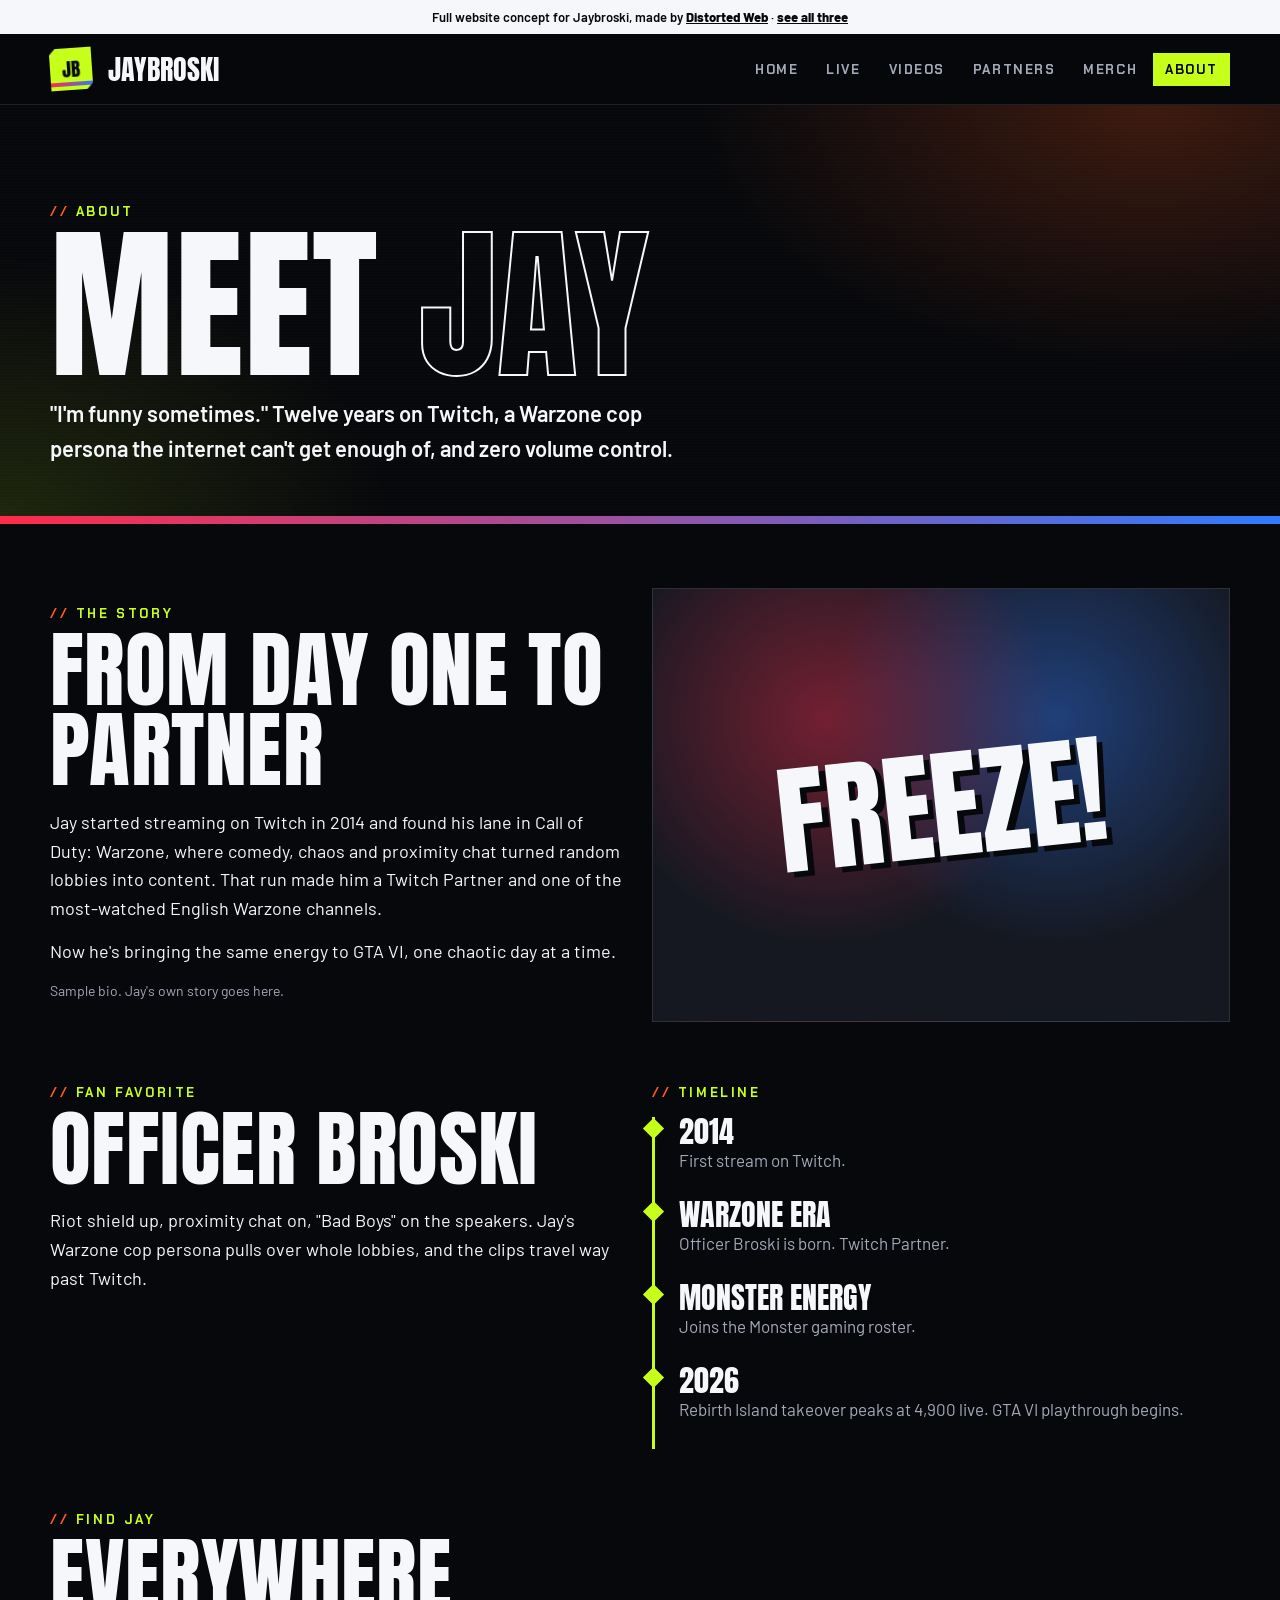
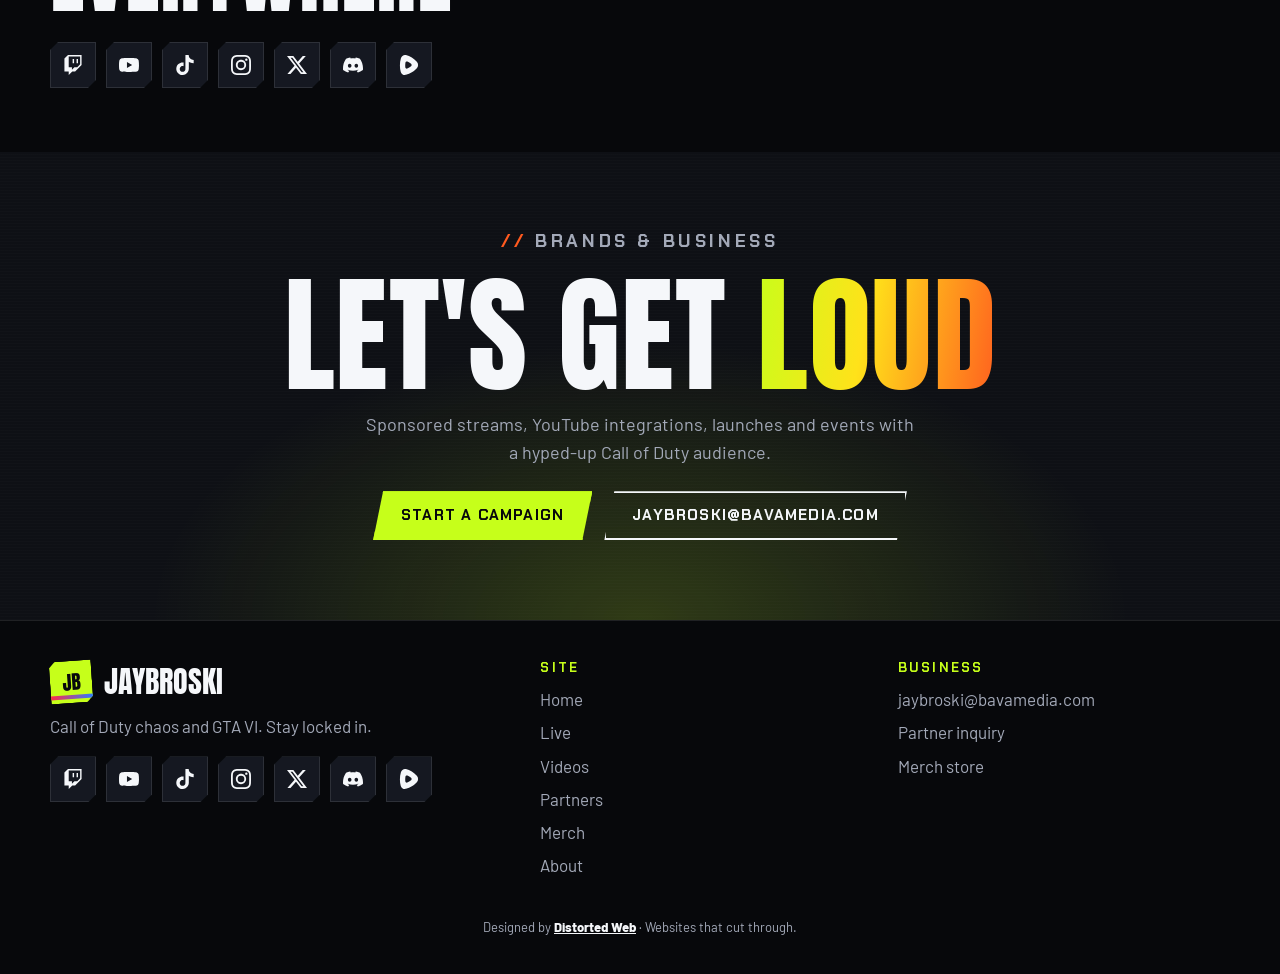
<file: full/about/index.html>
<!doctype html>
<html lang="en">
<head>
  <meta charset="utf-8">
  <meta name="viewport" content="width=device-width, initial-scale=1">
  <title>About | Jaybroski</title>
  <meta name="description" content="Jaybroski: Twitch Partner, Warzone comedian and Monster Energy creator.">
  <meta name="robots" content="noindex">
  <link rel="stylesheet" href="../../assets/css/base.css">
  <link rel="stylesheet" href="../../assets/css/full.css">
</head>
<body>
  <div class="concept-bar">Full website concept for Jaybroski, made by <a href="https://distortedbrands.com/web/">Distorted Web</a> · <a href="../../">see all three</a></div>
  <header class="nav">
    <div class="wrap">
      <span class="badge" aria-hidden="true">JB</span>
      <a class="name" href="../">Jaybroski</a>
      <button class="menu" aria-expanded="false" aria-controls="menu">Menu</button>
      <ul id="menu">
        <li><a href="../">Home</a></li>
        <li><a href="../live/">Live</a></li>
        <li><a href="../videos/">Videos</a></li>
        <li><a href="../partners/">Partners</a></li>
        <li><a href="../shop/">Merch</a></li>
        <li><a href="../about/" aria-current="page">About</a></li>
      </ul>
    </div>
  </header>
  <main>

  <section class="page-hero grit">
    <div class="wrap">
      <p class="eyebrow">About</p>
      <h1>Meet <span class="out">Jay</span></h1>
      <p class="lead">"I'm funny sometimes." Twelve years on Twitch, a Warzone cop persona the internet can't get enough of, and zero volume control.</p>
    </div>
  </section>
  <div class="siren-bar"></div>
  <section class="block">
    <div class="wrap grid-2">
      <div>
        <p class="eyebrow">The story</p>
        <h2 style="font-size:clamp(42px,7vw,84px);margin:10px 0 18px">From day one to Partner</h2>
        <p style="font-size:18px">Jay started streaming on Twitch in 2014 and found his lane in Call of Duty: Warzone, where comedy, chaos and proximity chat turned random lobbies into content. That run made him a Twitch Partner and one of the most-watched English Warzone channels.</p>
        <p style="font-size:18px;margin-top:14px">Now he's bringing the same energy to GTA VI, one chaotic day at a time.</p>
        <p class="muted" style="margin-top:14px;font-size:14px">Sample bio. Jay's own story goes here.</p>
      </div>
      <div class="panel" style="aspect-ratio:4/3;display:grid;place-items:center;background-image:radial-gradient(circle at 30% 30%,rgba(255,43,74,.4),transparent 45%),radial-gradient(circle at 70% 30%,rgba(47,123,255,.4),transparent 45%)">
        <b style="font:400 clamp(60px,10vw,120px)/1 var(--display);text-transform:uppercase;transform:rotate(-6deg);text-shadow:6px 6px 0 var(--ink)">Freeze!</b>
      </div>
    </div>
  </section>
  <section class="block" style="padding-top:0">
    <div class="wrap grid-2" style="align-items:start">
      <div>
        <p class="eyebrow">Fan favorite</p>
        <h2 style="font-size:clamp(42px,7vw,84px);margin:10px 0 18px">Officer Broski</h2>
        <p style="font-size:18px">Riot shield up, proximity chat on, "Bad Boys" on the speakers. Jay's Warzone cop persona pulls over whole lobbies, and the clips travel way past Twitch.</p>
      </div>
      <div>
        <p class="eyebrow">Timeline</p>
        <div class="tl" style="margin-top:18px">
          <div><b>2014</b><span>First stream on Twitch.</span></div>
          <div><b>Warzone era</b><span>Officer Broski is born. Twitch Partner.</span></div>
          <div><b>Monster Energy</b><span>Joins the Monster gaming roster.</span></div>
          <div><b>2026</b><span>Rebirth Island takeover peaks at 4,900 live. GTA VI playthrough begins.</span></div>
        </div>
      </div>
    </div>
  </section>
  <section class="block" style="padding-top:0">
    <div class="wrap">
      <div class="sec-head"><div><p class="eyebrow">Find Jay</p><h2>Everywhere</h2></div></div>
      <nav class="socials" aria-label="Socials">
        <a href="https://www.twitch.tv/jaybroski" aria-label="Twitch"><span class="ico i-twitch"></span></a>
        <a href="https://www.youtube.com/@thejaybroski" aria-label="YouTube"><span class="ico i-youtube"></span></a>
        <a href="https://www.tiktok.com/@thejaybroski" aria-label="TikTok"><span class="ico i-tiktok"></span></a>
        <a href="https://www.instagram.com/thejaybroskitv/" aria-label="Instagram"><span class="ico i-instagram"></span></a>
        <a href="https://twitter.com/TheJayBroski" aria-label="X"><span class="ico i-x"></span></a>
        <a href="https://discord.com/invite/Ztpg7hxD7X" aria-label="Discord"><span class="ico i-discord"></span></a>
        <a href="https://rumble.com/user/jaybroski" aria-label="Rumble"><span class="ico i-rumble"></span></a>
      </nav>
    </div>
  </section>
  <section class="cta-band grit">
    <div class="wrap">
      <p class="eyebrow">Brands & business</p>
      <h2>Let's get <span class="hype-text">loud</span></h2>
      <p>Sponsored streams, YouTube integrations, launches and events with a hyped-up Call of Duty audience.</p>
      <div class="ctas"><a class="btn btn-volt" href="../partners/#inquiry">Start a campaign</a><a class="btn" href="mailto:jaybroski@bavamedia.com">jaybroski@bavamedia.com</a></div>
    </div>
  </section>

  </main>
  <footer class="foot">
    <div class="wrap">
      <div>
        <div class="brand"><span class="badge" style="--s:42px" aria-hidden="true">JB</span>Jaybroski</div>
        <p>Call of Duty chaos and GTA VI. Stay locked in.</p>
        <nav class="socials" aria-label="Socials">
        <a href="https://www.twitch.tv/jaybroski" aria-label="Twitch"><span class="ico i-twitch"></span></a>
        <a href="https://www.youtube.com/@thejaybroski" aria-label="YouTube"><span class="ico i-youtube"></span></a>
        <a href="https://www.tiktok.com/@thejaybroski" aria-label="TikTok"><span class="ico i-tiktok"></span></a>
        <a href="https://www.instagram.com/thejaybroskitv/" aria-label="Instagram"><span class="ico i-instagram"></span></a>
        <a href="https://twitter.com/TheJayBroski" aria-label="X"><span class="ico i-x"></span></a>
        <a href="https://discord.com/invite/Ztpg7hxD7X" aria-label="Discord"><span class="ico i-discord"></span></a>
        <a href="https://rumble.com/user/jaybroski" aria-label="Rumble"><span class="ico i-rumble"></span></a>
      </nav>
      </div>
      <div><h4>Site</h4><ul><li><a href="../">Home</a></li><li><a href="../live/">Live</a></li><li><a href="../videos/">Videos</a></li><li><a href="../partners/">Partners</a></li><li><a href="../shop/">Merch</a></li><li><a href="../about/">About</a></li></ul></div>
      <div><h4>Business</h4><ul><li><a href="mailto:jaybroski@bavamedia.com">jaybroski@bavamedia.com</a></li><li><a href="../partners/#inquiry">Partner inquiry</a></li><li><a href="https://streamlabs.com/thejaybroski/merch">Merch store</a></li></ul></div>
    </div>
  </footer>
  <footer class="credit">Designed by <a href="https://distortedbrands.com/web/">Distorted Web</a> · Websites that cut through.</footer>
  <script src="../../assets/js/modal.js"></script>
  <script>
    (function () {
      var nav = document.querySelector(".nav"), btn = nav.querySelector(".menu");
      btn.addEventListener("click", function () {
        var open = nav.classList.toggle("open");
        btn.setAttribute("aria-expanded", open);
      });
    })();
  </script>
</body>
</html>
</file>
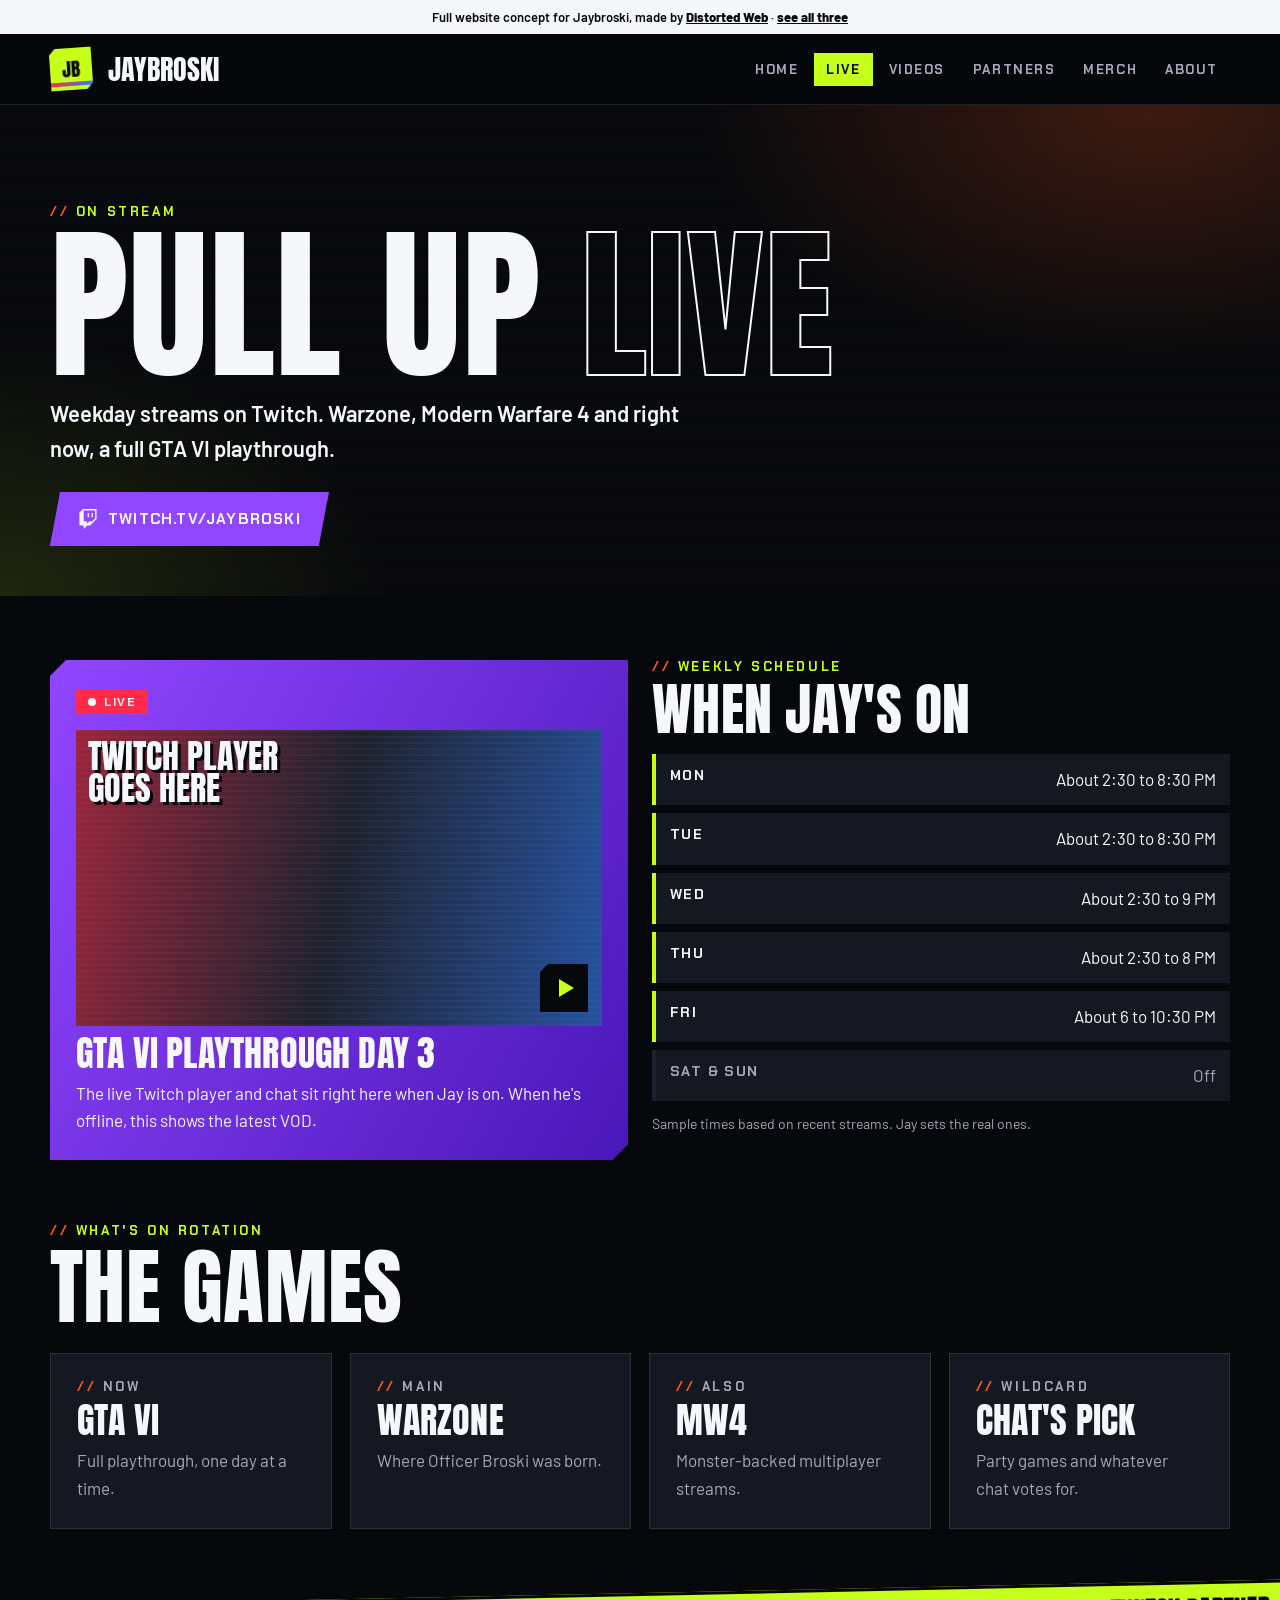
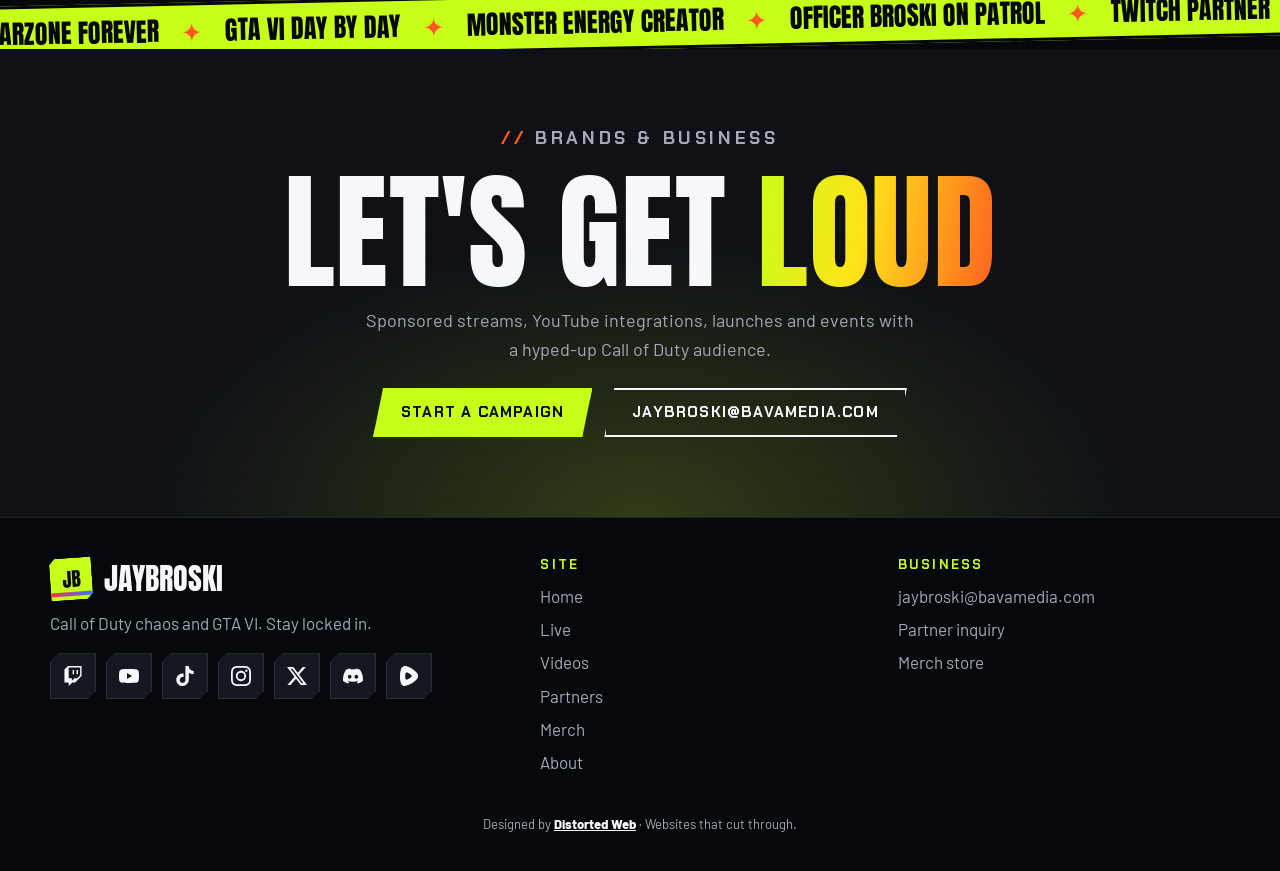
<file: full/live/index.html>
<!doctype html>
<html lang="en">
<head>
  <meta charset="utf-8">
  <meta name="viewport" content="width=device-width, initial-scale=1">
  <title>Live | Jaybroski</title>
  <meta name="description" content="Jaybroski: Twitch Partner, Warzone comedian and Monster Energy creator.">
  <meta name="robots" content="noindex">
  <link rel="stylesheet" href="../../assets/css/base.css">
  <link rel="stylesheet" href="../../assets/css/full.css">
</head>
<body>
  <div class="concept-bar">Full website concept for Jaybroski, made by <a href="https://distortedbrands.com/web/">Distorted Web</a> · <a href="../../">see all three</a></div>
  <header class="nav">
    <div class="wrap">
      <span class="badge" aria-hidden="true">JB</span>
      <a class="name" href="../">Jaybroski</a>
      <button class="menu" aria-expanded="false" aria-controls="menu">Menu</button>
      <ul id="menu">
        <li><a href="../">Home</a></li>
        <li><a href="../live/" aria-current="page">Live</a></li>
        <li><a href="../videos/">Videos</a></li>
        <li><a href="../partners/">Partners</a></li>
        <li><a href="../shop/">Merch</a></li>
        <li><a href="../about/">About</a></li>
      </ul>
    </div>
  </header>
  <main>

  <section class="page-hero grit">
    <div class="wrap">
      <p class="eyebrow">On stream</p>
      <h1>Pull up <span class="out">live</span></h1>
      <p class="lead">Weekday streams on Twitch. Warzone, Modern Warfare 4 and right now, a full GTA VI playthrough.</p>
      <div class="ctas"><a class="btn btn-twitch" href="https://www.twitch.tv/jaybroski"><span class="ico i-twitch"></span>twitch.tv/jaybroski</a></div>
    </div>
  </section>
  <section class="block">
    <div class="wrap grid-2" style="align-items:start">
      <div class="panel twitch-panel">
        <span class="live">Live</span>
        <div class="thumb c" style="margin-top:16px"><span class="big">Twitch player<br>goes here</span><span class="play"></span></div>
        <h3>GTA VI playthrough day 3</h3>
        <p>The live Twitch player and chat sit right here when Jay is on. When he's offline, this shows the latest VOD.</p>
      </div>
      <div>
        <p class="eyebrow">Weekly schedule</p>
        <h2 style="font-size:56px;margin:10px 0 18px">When Jay's on</h2>
        <div class="sched">
          <div><b>Mon</b><span>About 2:30 to 8:30 PM</span></div>
          <div><b>Tue</b><span>About 2:30 to 8:30 PM</span></div>
          <div><b>Wed</b><span>About 2:30 to 9 PM</span></div>
          <div><b>Thu</b><span>About 2:30 to 8 PM</span></div>
          <div><b>Fri</b><span>About 6 to 10:30 PM</span></div>
          <div class="off"><b>Sat & Sun</b><span>Off</span></div>
        </div>
        <p class="muted" style="margin-top:12px;font-size:14px">Sample times based on recent streams. Jay sets the real ones.</p>
      </div>
    </div>
  </section>
  <section class="block" style="padding-top:0">
    <div class="wrap">
      <div class="sec-head"><div><p class="eyebrow">What's on rotation</p><h2>The games</h2></div></div>
      <div class="grid-4">
        <div class="panel"><p class="eyebrow">Now</p><h3>GTA VI</h3><p>Full playthrough, one day at a time.</p></div>
        <div class="panel"><p class="eyebrow">Main</p><h3>Warzone</h3><p>Where Officer Broski was born.</p></div>
        <div class="panel"><p class="eyebrow">Also</p><h3>MW4</h3><p>Monster-backed multiplayer streams.</p></div>
        <div class="panel"><p class="eyebrow">Wildcard</p><h3>Chat's pick</h3><p>Party games and whatever chat votes for.</p></div>
      </div>
    </div>
  </section>
  <div class="ticker" aria-hidden="true"><div class="track">
    <span>Warzone forever</span><span>GTA VI day by day</span><span>Monster Energy creator</span><span>Officer Broski on patrol</span><span>Twitch Partner</span>
    <span>Warzone forever</span><span>GTA VI day by day</span><span>Monster Energy creator</span><span>Officer Broski on patrol</span><span>Twitch Partner</span>
  </div></div>
  <section class="cta-band grit">
    <div class="wrap">
      <p class="eyebrow">Brands & business</p>
      <h2>Let's get <span class="hype-text">loud</span></h2>
      <p>Sponsored streams, YouTube integrations, launches and events with a hyped-up Call of Duty audience.</p>
      <div class="ctas"><a class="btn btn-volt" href="../partners/#inquiry">Start a campaign</a><a class="btn" href="mailto:jaybroski@bavamedia.com">jaybroski@bavamedia.com</a></div>
    </div>
  </section>

  </main>
  <footer class="foot">
    <div class="wrap">
      <div>
        <div class="brand"><span class="badge" style="--s:42px" aria-hidden="true">JB</span>Jaybroski</div>
        <p>Call of Duty chaos and GTA VI. Stay locked in.</p>
        <nav class="socials" aria-label="Socials">
        <a href="https://www.twitch.tv/jaybroski" aria-label="Twitch"><span class="ico i-twitch"></span></a>
        <a href="https://www.youtube.com/@thejaybroski" aria-label="YouTube"><span class="ico i-youtube"></span></a>
        <a href="https://www.tiktok.com/@thejaybroski" aria-label="TikTok"><span class="ico i-tiktok"></span></a>
        <a href="https://www.instagram.com/thejaybroskitv/" aria-label="Instagram"><span class="ico i-instagram"></span></a>
        <a href="https://twitter.com/TheJayBroski" aria-label="X"><span class="ico i-x"></span></a>
        <a href="https://discord.com/invite/Ztpg7hxD7X" aria-label="Discord"><span class="ico i-discord"></span></a>
        <a href="https://rumble.com/user/jaybroski" aria-label="Rumble"><span class="ico i-rumble"></span></a>
      </nav>
      </div>
      <div><h4>Site</h4><ul><li><a href="../">Home</a></li><li><a href="../live/">Live</a></li><li><a href="../videos/">Videos</a></li><li><a href="../partners/">Partners</a></li><li><a href="../shop/">Merch</a></li><li><a href="../about/">About</a></li></ul></div>
      <div><h4>Business</h4><ul><li><a href="mailto:jaybroski@bavamedia.com">jaybroski@bavamedia.com</a></li><li><a href="../partners/#inquiry">Partner inquiry</a></li><li><a href="https://streamlabs.com/thejaybroski/merch">Merch store</a></li></ul></div>
    </div>
  </footer>
  <footer class="credit">Designed by <a href="https://distortedbrands.com/web/">Distorted Web</a> · Websites that cut through.</footer>
  <script src="../../assets/js/modal.js"></script>
  <script>
    (function () {
      var nav = document.querySelector(".nav"), btn = nav.querySelector(".menu");
      btn.addEventListener("click", function () {
        var open = nav.classList.toggle("open");
        btn.setAttribute("aria-expanded", open);
      });
    })();
  </script>
</body>
</html>
</file>
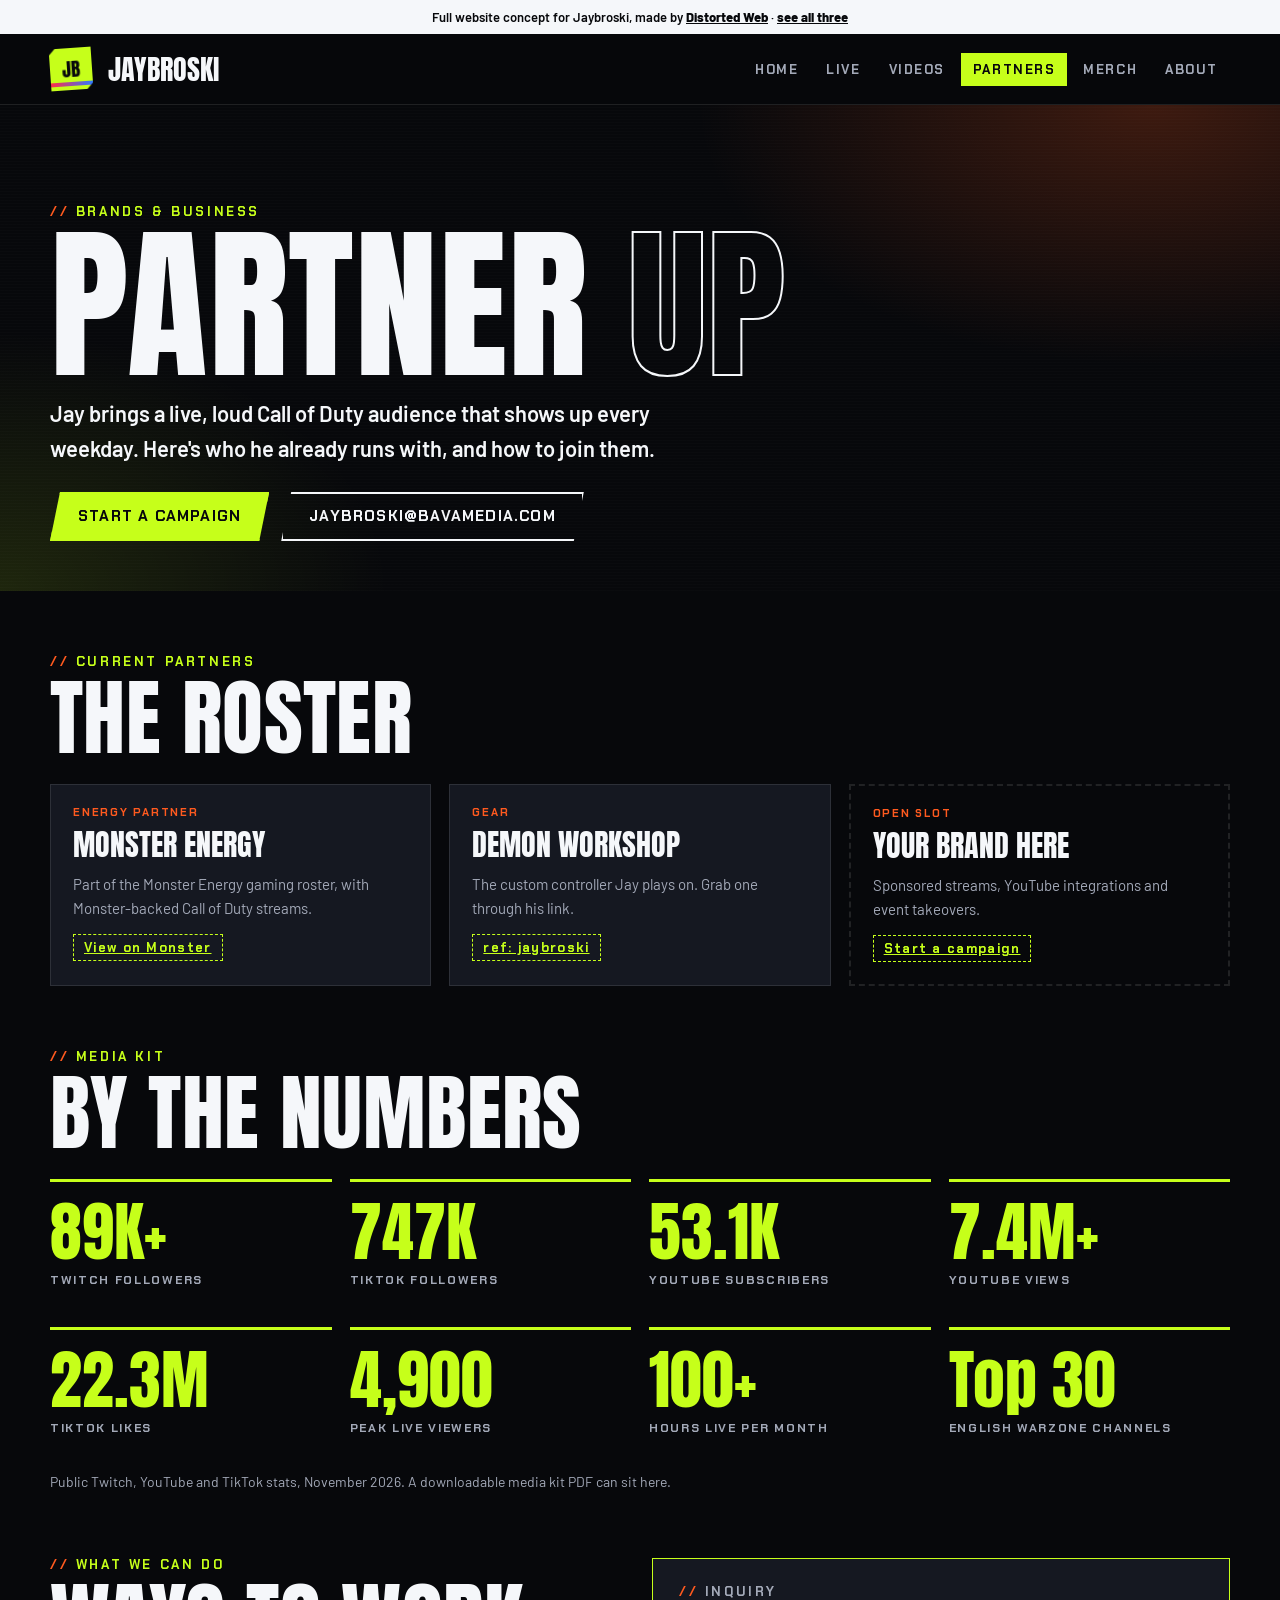
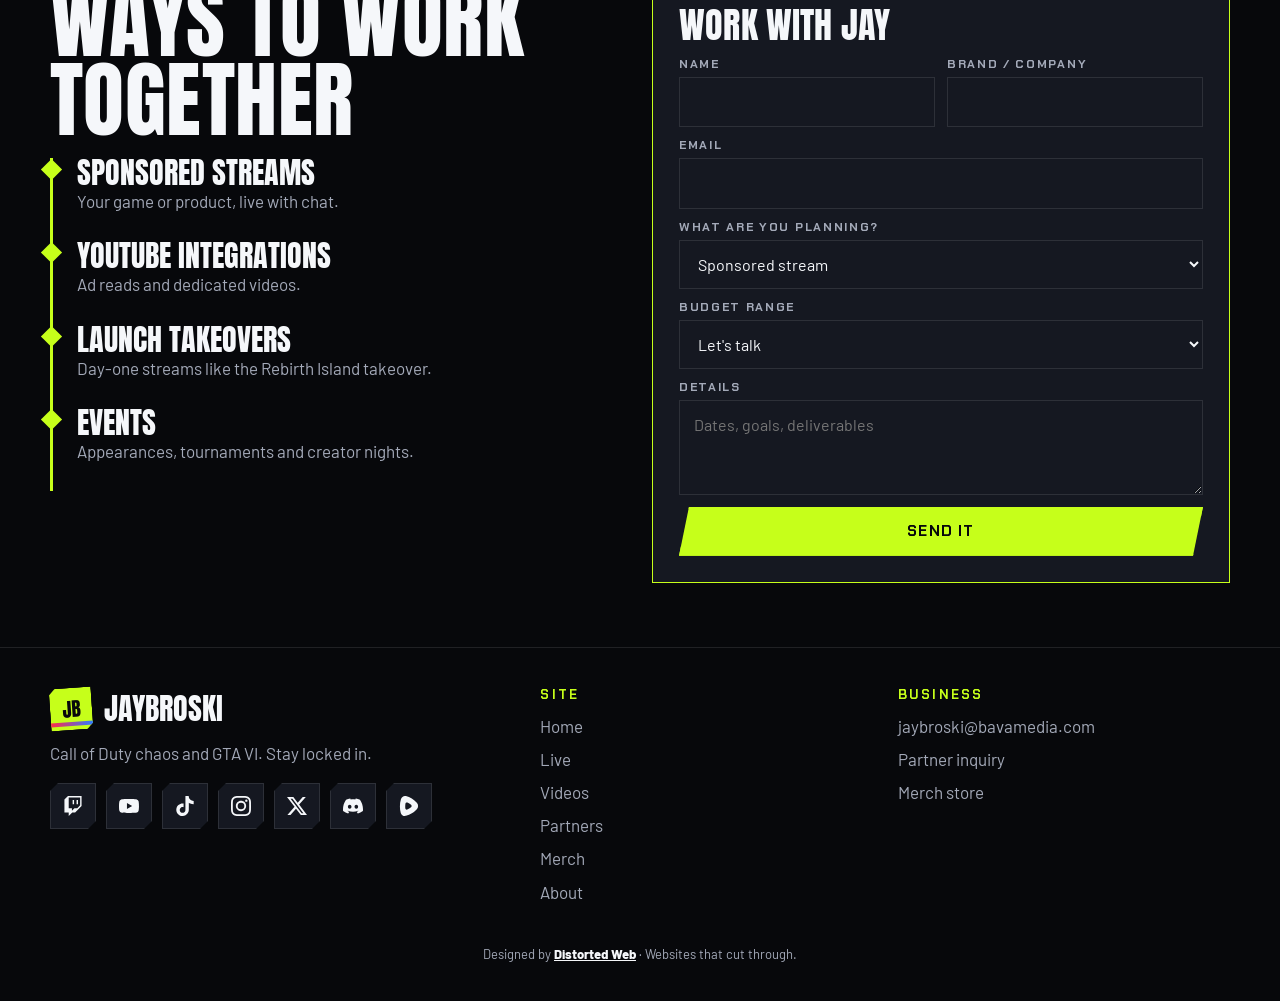
<file: full/partners/index.html>
<!doctype html>
<html lang="en">
<head>
  <meta charset="utf-8">
  <meta name="viewport" content="width=device-width, initial-scale=1">
  <title>Partners | Jaybroski</title>
  <meta name="description" content="Jaybroski: Twitch Partner, Warzone comedian and Monster Energy creator.">
  <meta name="robots" content="noindex">
  <link rel="stylesheet" href="../../assets/css/base.css">
  <link rel="stylesheet" href="../../assets/css/full.css">
</head>
<body>
  <div class="concept-bar">Full website concept for Jaybroski, made by <a href="https://distortedbrands.com/web/">Distorted Web</a> · <a href="../../">see all three</a></div>
  <header class="nav">
    <div class="wrap">
      <span class="badge" aria-hidden="true">JB</span>
      <a class="name" href="../">Jaybroski</a>
      <button class="menu" aria-expanded="false" aria-controls="menu">Menu</button>
      <ul id="menu">
        <li><a href="../">Home</a></li>
        <li><a href="../live/">Live</a></li>
        <li><a href="../videos/">Videos</a></li>
        <li><a href="../partners/" aria-current="page">Partners</a></li>
        <li><a href="../shop/">Merch</a></li>
        <li><a href="../about/">About</a></li>
      </ul>
    </div>
  </header>
  <main>

  <section class="page-hero grit">
    <div class="wrap">
      <p class="eyebrow">Brands & business</p>
      <h1>Partner <span class="out">up</span></h1>
      <p class="lead">Jay brings a live, loud Call of Duty audience that shows up every weekday. Here's who he already runs with, and how to join them.</p>
      <div class="ctas"><a class="btn btn-volt" href="#inquiry">Start a campaign</a><a class="btn" href="mailto:jaybroski@bavamedia.com">jaybroski@bavamedia.com</a></div>
    </div>
  </section>
  <section class="block">
    <div class="wrap">
      <div class="sec-head"><div><p class="eyebrow">Current partners</p><h2>The roster</h2></div></div>
      <div class="grid-3">
          <div class="partner"><span class="kind">Energy partner</span><span class="logo">Monster Energy</span><p>Part of the Monster Energy gaming roster, with Monster-backed Call of Duty streams.</p><a class="code" href="https://www.monsterenergy.com/en-us/gaming/jaybroski/">View on Monster</a></div>
          <div class="partner"><span class="kind">Gear</span><span class="logo">Demon Workshop</span><p>The custom controller Jay plays on. Grab one through his link.</p><a class="code" href="https://demon-workshop.com/?ref=jaybroski">ref: jaybroski</a></div>
          <div class="partner open"><span class="kind">Open slot</span><span class="logo">Your brand here</span><p>Sponsored streams, YouTube integrations and event takeovers.</p><a class="code" href="../partners/#inquiry">Start a campaign</a></div>
        </div>
    </div>
  </section>
  <section class="block" style="padding-top:0">
    <div class="wrap">
      <div class="sec-head"><div><p class="eyebrow">Media kit</p><h2>By the numbers</h2></div></div>
      <div class="grid-4">
        <div class="stat"><strong>89K+</strong><span>Twitch followers</span></div>
        <div class="stat"><strong>747K</strong><span>TikTok followers</span></div>
        <div class="stat"><strong>53.1K</strong><span>YouTube subscribers</span></div>
        <div class="stat"><strong>7.4M+</strong><span>YouTube views</span></div>
        <div class="stat"><strong>22.3M</strong><span>TikTok likes</span></div>
        <div class="stat"><strong>4,900</strong><span>Peak live viewers</span></div>
        <div class="stat"><strong>100+</strong><span>Hours live per month</span></div>
        <div class="stat"><strong>Top 30</strong><span>English Warzone channels</span></div>
      </div>
      <p class="muted" style="margin-top:14px;font-size:14px">Public Twitch, YouTube and TikTok stats, November 2026. A downloadable media kit PDF can sit here.</p>
    </div>
  </section>
  <section class="block" id="inquiry" style="padding-top:0">
    <div class="wrap grid-2" style="align-items:start">
      <div>
        <p class="eyebrow">What we can do</p>
        <h2 style="font-size:clamp(42px,7vw,84px);margin:10px 0 18px">Ways to work together</h2>
        <div class="tl">
          <div><b>Sponsored streams</b><span>Your game or product, live with chat.</span></div>
          <div><b>YouTube integrations</b><span>Ad reads and dedicated videos.</span></div>
          <div><b>Launch takeovers</b><span>Day-one streams like the Rebirth Island takeover.</span></div>
          <div><b>Events</b><span>Appearances, tournaments and creator nights.</span></div>
        </div>
      </div>
      <div class="panel" style="border-color:var(--volt)">
        <p class="eyebrow">Inquiry</p>
        <h3>Work with Jay</h3>
        <form class="form" data-mock>
          <div class="row"><label>Name<input required name="name" autocomplete="name"></label><label>Brand / company<input required name="company"></label></div>
          <label>Email<input required type="email" name="email" autocomplete="email"></label>
          <label>What are you planning?<select name="type"><option>Sponsored stream</option><option>YouTube integration</option><option>Game or product launch</option><option>Event appearance</option><option>Something else</option></select></label>
          <label>Budget range<select name="budget"><option>Let's talk</option><option>Under $1K</option><option>$1K to $5K</option><option>$5K+</option></select></label>
          <label>Details<textarea name="details" rows="3" placeholder="Dates, goals, deliverables"></textarea></label>
          <button class="btn btn-volt" type="submit">Send it</button>
        </form>
        <div class="sent" hidden><strong>Inquiry locked in</strong>Jay's team will get back to you soon.</div>
      </div>
    </div>
  </section>

  </main>
  <footer class="foot">
    <div class="wrap">
      <div>
        <div class="brand"><span class="badge" style="--s:42px" aria-hidden="true">JB</span>Jaybroski</div>
        <p>Call of Duty chaos and GTA VI. Stay locked in.</p>
        <nav class="socials" aria-label="Socials">
        <a href="https://www.twitch.tv/jaybroski" aria-label="Twitch"><span class="ico i-twitch"></span></a>
        <a href="https://www.youtube.com/@thejaybroski" aria-label="YouTube"><span class="ico i-youtube"></span></a>
        <a href="https://www.tiktok.com/@thejaybroski" aria-label="TikTok"><span class="ico i-tiktok"></span></a>
        <a href="https://www.instagram.com/thejaybroskitv/" aria-label="Instagram"><span class="ico i-instagram"></span></a>
        <a href="https://twitter.com/TheJayBroski" aria-label="X"><span class="ico i-x"></span></a>
        <a href="https://discord.com/invite/Ztpg7hxD7X" aria-label="Discord"><span class="ico i-discord"></span></a>
        <a href="https://rumble.com/user/jaybroski" aria-label="Rumble"><span class="ico i-rumble"></span></a>
      </nav>
      </div>
      <div><h4>Site</h4><ul><li><a href="../">Home</a></li><li><a href="../live/">Live</a></li><li><a href="../videos/">Videos</a></li><li><a href="../partners/">Partners</a></li><li><a href="../shop/">Merch</a></li><li><a href="../about/">About</a></li></ul></div>
      <div><h4>Business</h4><ul><li><a href="mailto:jaybroski@bavamedia.com">jaybroski@bavamedia.com</a></li><li><a href="../partners/#inquiry">Partner inquiry</a></li><li><a href="https://streamlabs.com/thejaybroski/merch">Merch store</a></li></ul></div>
    </div>
  </footer>
  <footer class="credit">Designed by <a href="https://distortedbrands.com/web/">Distorted Web</a> · Websites that cut through.</footer>
  <script src="../../assets/js/modal.js"></script>
  <script>
    (function () {
      var nav = document.querySelector(".nav"), btn = nav.querySelector(".menu");
      btn.addEventListener("click", function () {
        var open = nav.classList.toggle("open");
        btn.setAttribute("aria-expanded", open);
      });
    })();
  </script>
</body>
</html>
</file>
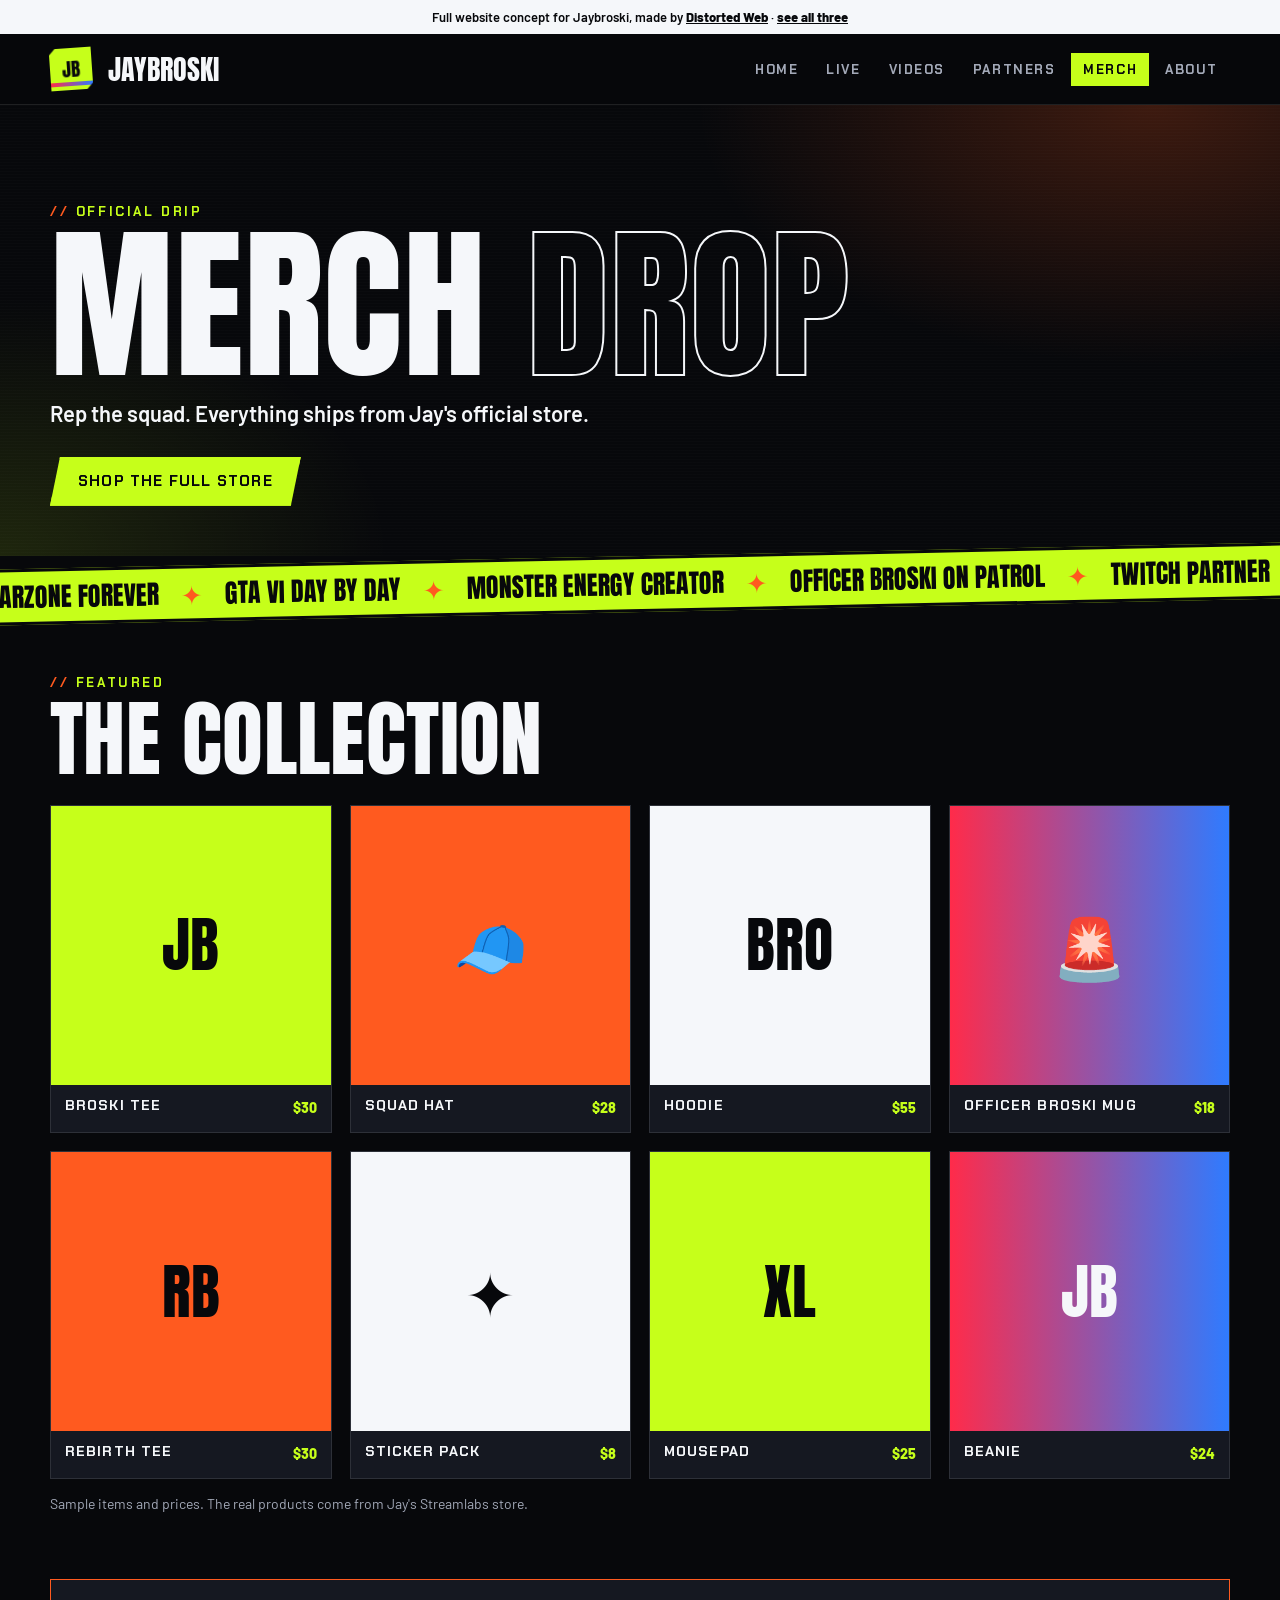
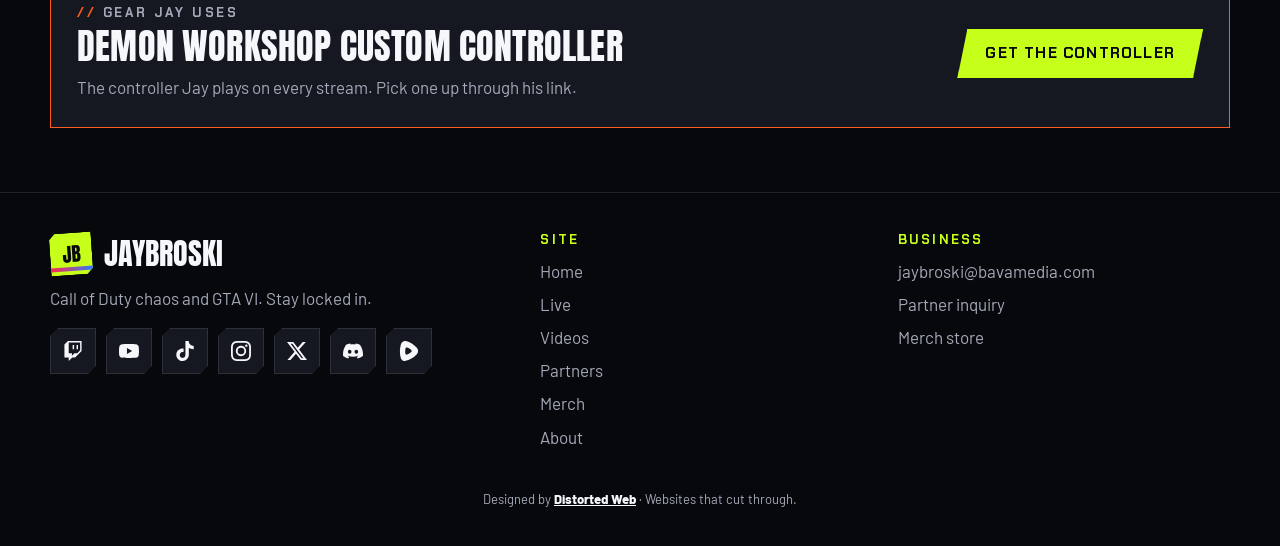
<file: full/shop/index.html>
<!doctype html>
<html lang="en">
<head>
  <meta charset="utf-8">
  <meta name="viewport" content="width=device-width, initial-scale=1">
  <title>Merch | Jaybroski</title>
  <meta name="description" content="Jaybroski: Twitch Partner, Warzone comedian and Monster Energy creator.">
  <meta name="robots" content="noindex">
  <link rel="stylesheet" href="../../assets/css/base.css">
  <link rel="stylesheet" href="../../assets/css/full.css">
</head>
<body>
  <div class="concept-bar">Full website concept for Jaybroski, made by <a href="https://distortedbrands.com/web/">Distorted Web</a> · <a href="../../">see all three</a></div>
  <header class="nav">
    <div class="wrap">
      <span class="badge" aria-hidden="true">JB</span>
      <a class="name" href="../">Jaybroski</a>
      <button class="menu" aria-expanded="false" aria-controls="menu">Menu</button>
      <ul id="menu">
        <li><a href="../">Home</a></li>
        <li><a href="../live/">Live</a></li>
        <li><a href="../videos/">Videos</a></li>
        <li><a href="../partners/">Partners</a></li>
        <li><a href="../shop/" aria-current="page">Merch</a></li>
        <li><a href="../about/">About</a></li>
      </ul>
    </div>
  </header>
  <main>

  <section class="page-hero grit">
    <div class="wrap">
      <p class="eyebrow">Official drip</p>
      <h1>Merch <span class="out">drop</span></h1>
      <p class="lead">Rep the squad. Everything ships from Jay's official store.</p>
      <div class="ctas"><a class="btn btn-volt" href="https://streamlabs.com/thejaybroski/merch">Shop the full store</a></div>
    </div>
  </section>
  <div class="ticker" aria-hidden="true"><div class="track">
    <span>Warzone forever</span><span>GTA VI day by day</span><span>Monster Energy creator</span><span>Officer Broski on patrol</span><span>Twitch Partner</span>
    <span>Warzone forever</span><span>GTA VI day by day</span><span>Monster Energy creator</span><span>Officer Broski on patrol</span><span>Twitch Partner</span>
  </div></div>
  <section class="block">
    <div class="wrap">
      <div class="sec-head"><div><p class="eyebrow">Featured</p><h2>The collection</h2></div></div>
      <div class="grid-4">
        <a class="item " href="https://streamlabs.com/thejaybroski/merch"><span class="art">JB</span><div><strong>Broski tee</strong><small>$30</small></div></a>
        <a class="item o" href="https://streamlabs.com/thejaybroski/merch"><span class="art">🧢</span><div><strong>Squad hat</strong><small>$28</small></div></a>
        <a class="item w" href="https://streamlabs.com/thejaybroski/merch"><span class="art">BRO</span><div><strong>Hoodie</strong><small>$55</small></div></a>
        <a class="item s" href="https://streamlabs.com/thejaybroski/merch"><span class="art">🚨</span><div><strong>Officer Broski mug</strong><small>$18</small></div></a>
        <a class="item o" href="https://streamlabs.com/thejaybroski/merch"><span class="art">RB</span><div><strong>Rebirth tee</strong><small>$30</small></div></a>
        <a class="item w" href="https://streamlabs.com/thejaybroski/merch"><span class="art">✦</span><div><strong>Sticker pack</strong><small>$8</small></div></a>
        <a class="item " href="https://streamlabs.com/thejaybroski/merch"><span class="art">XL</span><div><strong>Mousepad</strong><small>$25</small></div></a>
        <a class="item s" href="https://streamlabs.com/thejaybroski/merch"><span class="art">JB</span><div><strong>Beanie</strong><small>$24</small></div></a>
      </div>
      <p class="muted" style="margin-top:14px;font-size:14px">Sample items and prices. The real products come from Jay's Streamlabs store.</p>
    </div>
  </section>
  <section class="block" style="padding-top:0">
    <div class="wrap">
      <div class="panel grid-2" style="border-color:var(--blaze)">
        <div><p class="eyebrow">Gear Jay uses</p><h3>Demon Workshop custom controller</h3><p>The controller Jay plays on every stream. Pick one up through his link.</p></div>
        <div style="text-align:right"><a class="btn btn-volt" href="https://demon-workshop.com/?ref=jaybroski">Get the controller</a></div>
      </div>
    </div>
  </section>

  </main>
  <footer class="foot">
    <div class="wrap">
      <div>
        <div class="brand"><span class="badge" style="--s:42px" aria-hidden="true">JB</span>Jaybroski</div>
        <p>Call of Duty chaos and GTA VI. Stay locked in.</p>
        <nav class="socials" aria-label="Socials">
        <a href="https://www.twitch.tv/jaybroski" aria-label="Twitch"><span class="ico i-twitch"></span></a>
        <a href="https://www.youtube.com/@thejaybroski" aria-label="YouTube"><span class="ico i-youtube"></span></a>
        <a href="https://www.tiktok.com/@thejaybroski" aria-label="TikTok"><span class="ico i-tiktok"></span></a>
        <a href="https://www.instagram.com/thejaybroskitv/" aria-label="Instagram"><span class="ico i-instagram"></span></a>
        <a href="https://twitter.com/TheJayBroski" aria-label="X"><span class="ico i-x"></span></a>
        <a href="https://discord.com/invite/Ztpg7hxD7X" aria-label="Discord"><span class="ico i-discord"></span></a>
        <a href="https://rumble.com/user/jaybroski" aria-label="Rumble"><span class="ico i-rumble"></span></a>
      </nav>
      </div>
      <div><h4>Site</h4><ul><li><a href="../">Home</a></li><li><a href="../live/">Live</a></li><li><a href="../videos/">Videos</a></li><li><a href="../partners/">Partners</a></li><li><a href="../shop/">Merch</a></li><li><a href="../about/">About</a></li></ul></div>
      <div><h4>Business</h4><ul><li><a href="mailto:jaybroski@bavamedia.com">jaybroski@bavamedia.com</a></li><li><a href="../partners/#inquiry">Partner inquiry</a></li><li><a href="https://streamlabs.com/thejaybroski/merch">Merch store</a></li></ul></div>
    </div>
  </footer>
  <footer class="credit">Designed by <a href="https://distortedbrands.com/web/">Distorted Web</a> · Websites that cut through.</footer>
  <script src="../../assets/js/modal.js"></script>
  <script>
    (function () {
      var nav = document.querySelector(".nav"), btn = nav.querySelector(".menu");
      btn.addEventListener("click", function () {
        var open = nav.classList.toggle("open");
        btn.setAttribute("aria-expanded", open);
      });
    })();
  </script>
</body>
</html>
</file>
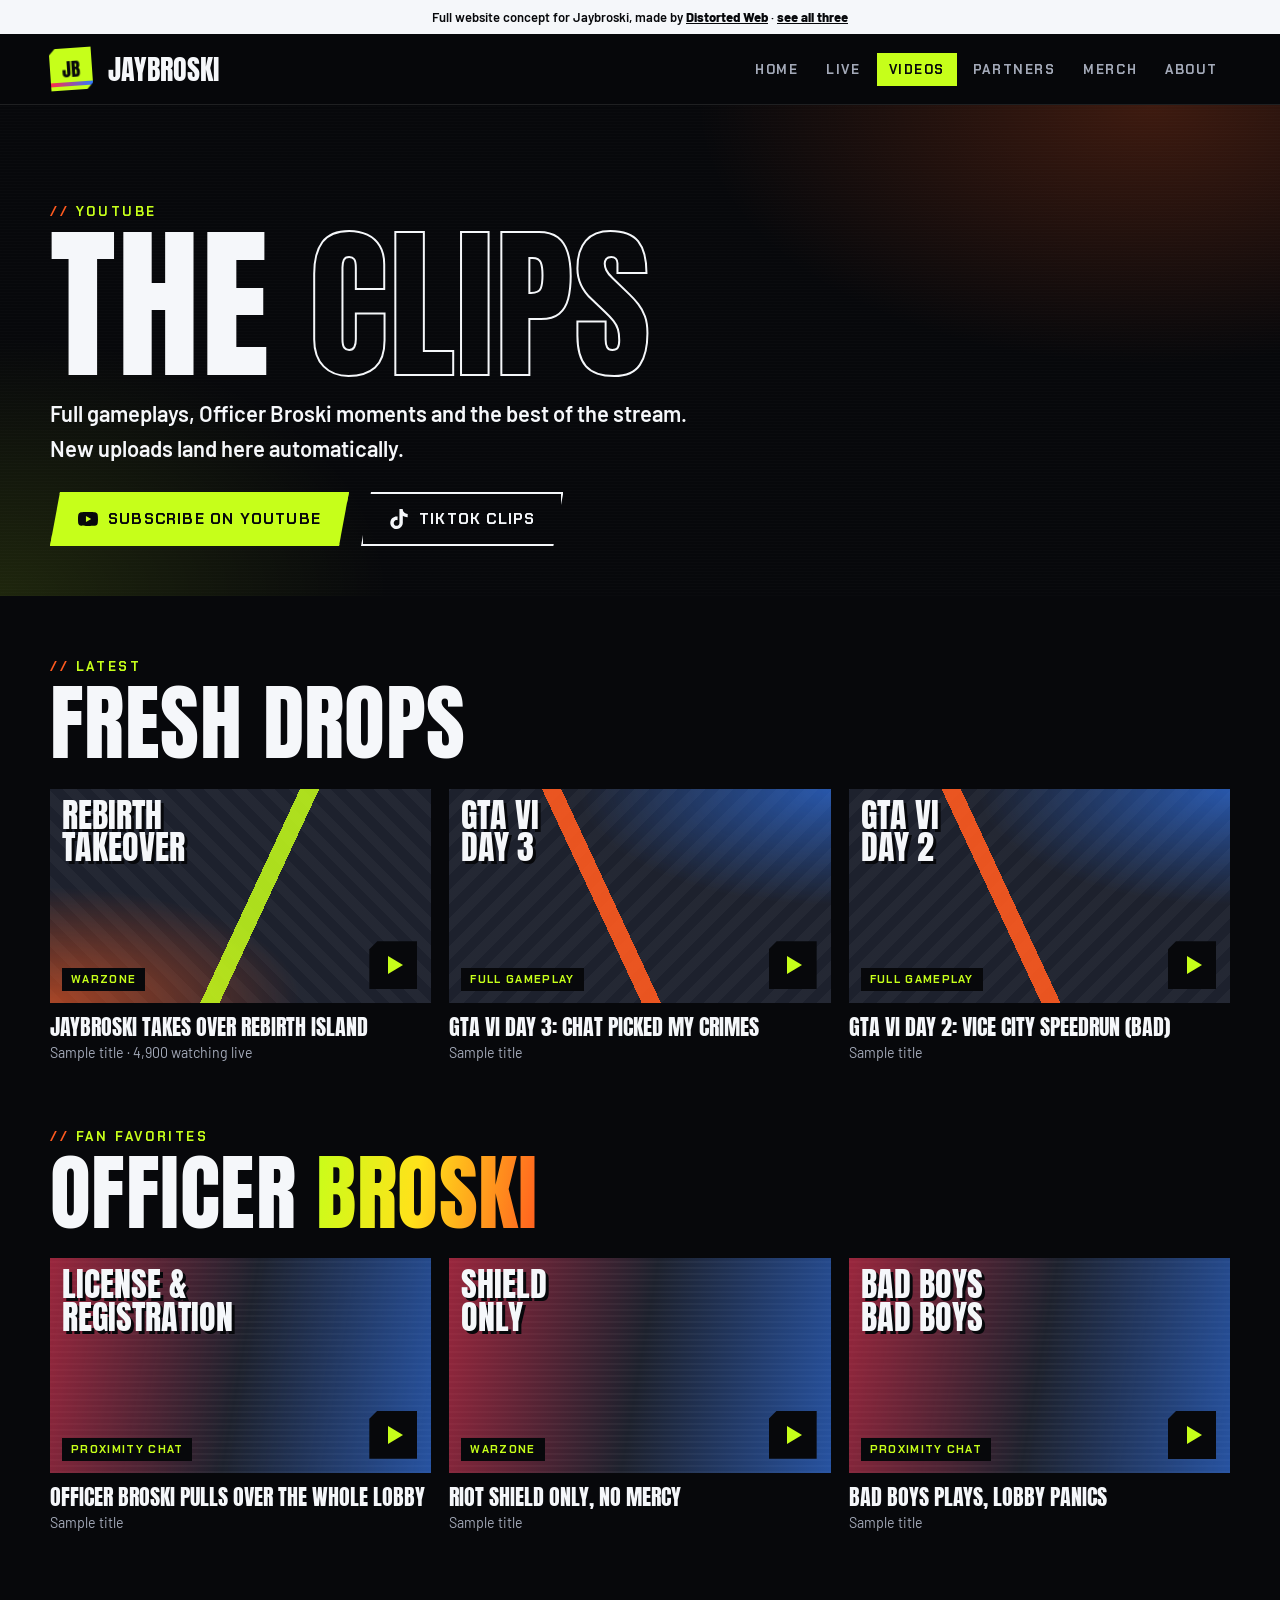
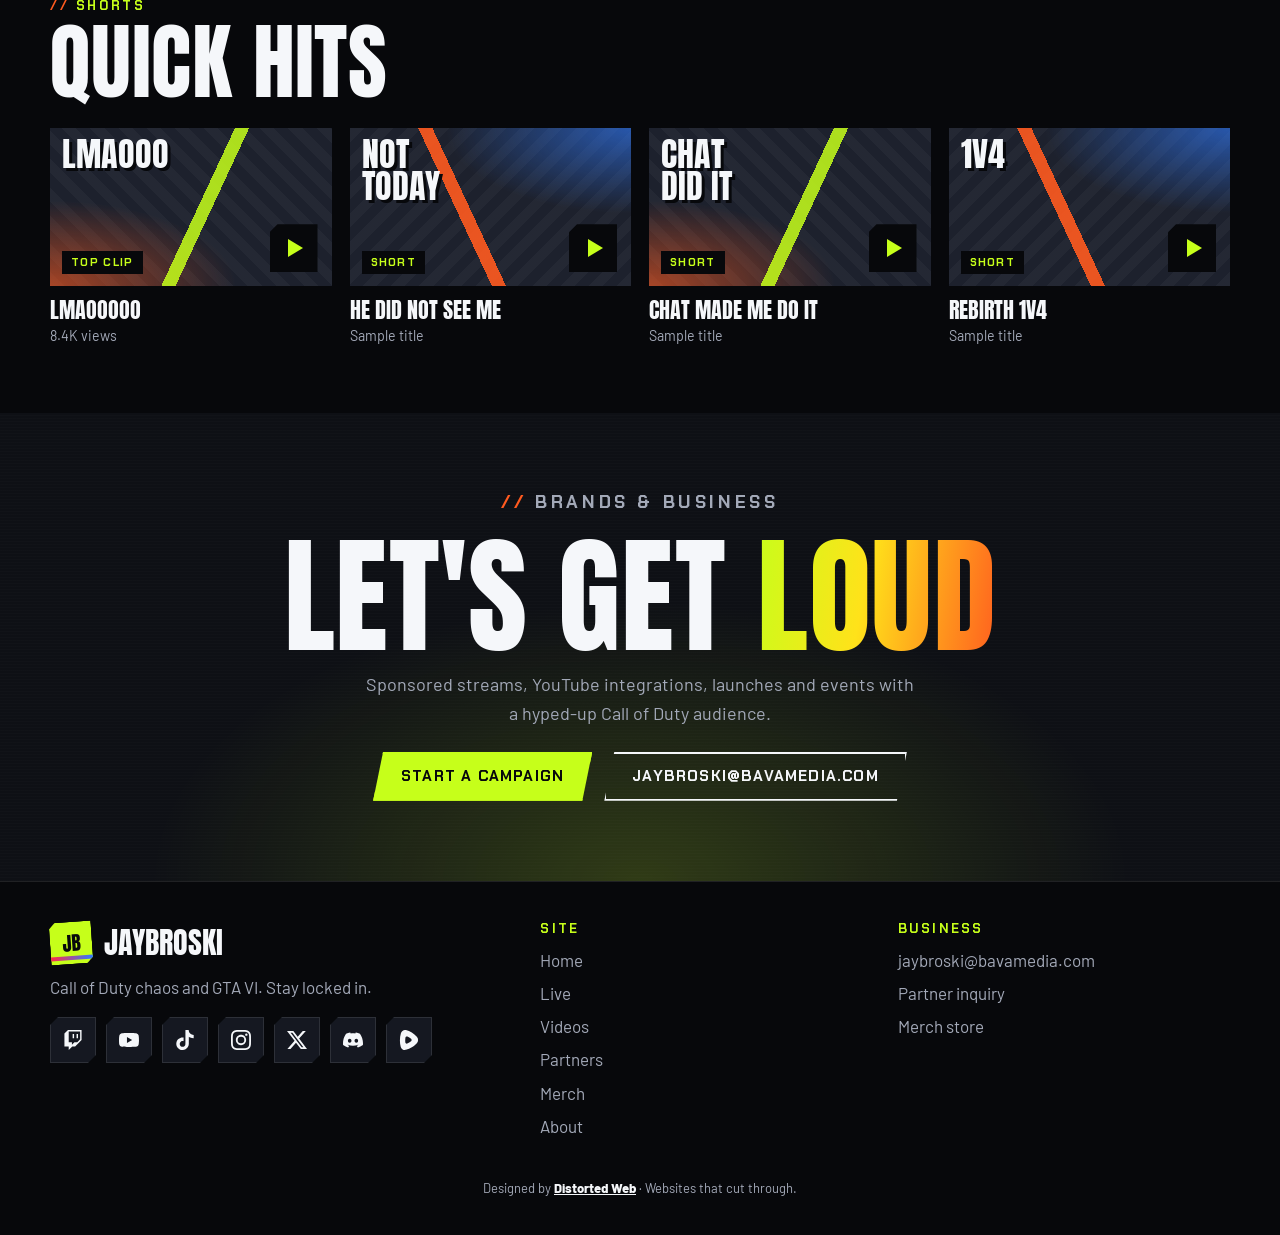
<file: full/videos/index.html>
<!doctype html>
<html lang="en">
<head>
  <meta charset="utf-8">
  <meta name="viewport" content="width=device-width, initial-scale=1">
  <title>Videos | Jaybroski</title>
  <meta name="description" content="Jaybroski: Twitch Partner, Warzone comedian and Monster Energy creator.">
  <meta name="robots" content="noindex">
  <link rel="stylesheet" href="../../assets/css/base.css">
  <link rel="stylesheet" href="../../assets/css/full.css">
</head>
<body>
  <div class="concept-bar">Full website concept for Jaybroski, made by <a href="https://distortedbrands.com/web/">Distorted Web</a> · <a href="../../">see all three</a></div>
  <header class="nav">
    <div class="wrap">
      <span class="badge" aria-hidden="true">JB</span>
      <a class="name" href="../">Jaybroski</a>
      <button class="menu" aria-expanded="false" aria-controls="menu">Menu</button>
      <ul id="menu">
        <li><a href="../">Home</a></li>
        <li><a href="../live/">Live</a></li>
        <li><a href="../videos/" aria-current="page">Videos</a></li>
        <li><a href="../partners/">Partners</a></li>
        <li><a href="../shop/">Merch</a></li>
        <li><a href="../about/">About</a></li>
      </ul>
    </div>
  </header>
  <main>

  <section class="page-hero grit">
    <div class="wrap">
      <p class="eyebrow">YouTube</p>
      <h1>The <span class="out">clips</span></h1>
      <p class="lead">Full gameplays, Officer Broski moments and the best of the stream. New uploads land here automatically.</p>
      <div class="ctas"><a class="btn btn-volt" href="https://www.youtube.com/@thejaybroski"><span class="ico i-youtube"></span>Subscribe on YouTube</a><a class="btn" href="https://www.tiktok.com/@thejaybroski"><span class="ico i-tiktok"></span>TikTok clips</a></div>
    </div>
  </section>
  <section class="block">
    <div class="wrap">
      <div class="sec-head"><div><p class="eyebrow">Latest</p><h2>Fresh drops</h2></div></div>
      <div class="grid-3">
        <a class="vid" href="https://www.youtube.com/@thejaybroski"><div class="thumb "><span class="big">Rebirth<br>takeover</span><span class="tag">Warzone</span><span class="play"></span></div><strong>Jaybroski takes over Rebirth Island</strong><small>Sample title · 4,900 watching live</small></a>
        <a class="vid" href="https://www.youtube.com/@thejaybroski"><div class="thumb b"><span class="big">GTA VI<br>day 3</span><span class="tag">Full gameplay</span><span class="play"></span></div><strong>GTA VI day 3: chat picked my crimes</strong><small>Sample title</small></a>
        <a class="vid" href="https://www.youtube.com/@thejaybroski"><div class="thumb b"><span class="big">GTA VI<br>day 2</span><span class="tag">Full gameplay</span><span class="play"></span></div><strong>GTA VI day 2: Vice City speedrun (bad)</strong><small>Sample title</small></a>
      </div>
    </div>
  </section>
  <section class="block" style="padding-top:0">
    <div class="wrap">
      <div class="sec-head"><div><p class="eyebrow">Fan favorites</p><h2>Officer <span class="hype-text">Broski</span></h2></div></div>
      <div class="grid-3">
        <a class="vid" href="https://www.youtube.com/@thejaybroski"><div class="thumb c"><span class="big">License &amp;<br>registration</span><span class="tag">Proximity chat</span><span class="play"></span></div><strong>Officer Broski pulls over the whole lobby</strong><small>Sample title</small></a>
        <a class="vid" href="https://www.youtube.com/@thejaybroski"><div class="thumb c"><span class="big">Shield<br>only</span><span class="tag">Warzone</span><span class="play"></span></div><strong>Riot shield only, no mercy</strong><small>Sample title</small></a>
        <a class="vid" href="https://www.youtube.com/@thejaybroski"><div class="thumb c"><span class="big">Bad boys<br>bad boys</span><span class="tag">Proximity chat</span><span class="play"></span></div><strong>Bad Boys plays, lobby panics</strong><small>Sample title</small></a>
      </div>
    </div>
  </section>
  <section class="block" style="padding-top:0">
    <div class="wrap">
      <div class="sec-head"><div><p class="eyebrow">Shorts</p><h2>Quick hits</h2></div></div>
      <div class="grid-4">
        <a class="vid" href="https://www.youtube.com/@thejaybroski"><div class="thumb "><span class="big">lmaooo</span><span class="tag">Top clip</span><span class="play"></span></div><strong>lmaooooo</strong><small>8.4K views</small></a>
        <a class="vid" href="https://www.youtube.com/@thejaybroski"><div class="thumb b"><span class="big">Not<br>today</span><span class="tag">Short</span><span class="play"></span></div><strong>He did NOT see me</strong><small>Sample title</small></a>
        <a class="vid" href="https://www.youtube.com/@thejaybroski"><div class="thumb "><span class="big">Chat<br>did it</span><span class="tag">Short</span><span class="play"></span></div><strong>Chat made me do it</strong><small>Sample title</small></a>
        <a class="vid" href="https://www.youtube.com/@thejaybroski"><div class="thumb b"><span class="big">1v4</span><span class="tag">Short</span><span class="play"></span></div><strong>Rebirth 1v4</strong><small>Sample title</small></a>
      </div>
    </div>
  </section>
  <section class="cta-band grit">
    <div class="wrap">
      <p class="eyebrow">Brands & business</p>
      <h2>Let's get <span class="hype-text">loud</span></h2>
      <p>Sponsored streams, YouTube integrations, launches and events with a hyped-up Call of Duty audience.</p>
      <div class="ctas"><a class="btn btn-volt" href="../partners/#inquiry">Start a campaign</a><a class="btn" href="mailto:jaybroski@bavamedia.com">jaybroski@bavamedia.com</a></div>
    </div>
  </section>

  </main>
  <footer class="foot">
    <div class="wrap">
      <div>
        <div class="brand"><span class="badge" style="--s:42px" aria-hidden="true">JB</span>Jaybroski</div>
        <p>Call of Duty chaos and GTA VI. Stay locked in.</p>
        <nav class="socials" aria-label="Socials">
        <a href="https://www.twitch.tv/jaybroski" aria-label="Twitch"><span class="ico i-twitch"></span></a>
        <a href="https://www.youtube.com/@thejaybroski" aria-label="YouTube"><span class="ico i-youtube"></span></a>
        <a href="https://www.tiktok.com/@thejaybroski" aria-label="TikTok"><span class="ico i-tiktok"></span></a>
        <a href="https://www.instagram.com/thejaybroskitv/" aria-label="Instagram"><span class="ico i-instagram"></span></a>
        <a href="https://twitter.com/TheJayBroski" aria-label="X"><span class="ico i-x"></span></a>
        <a href="https://discord.com/invite/Ztpg7hxD7X" aria-label="Discord"><span class="ico i-discord"></span></a>
        <a href="https://rumble.com/user/jaybroski" aria-label="Rumble"><span class="ico i-rumble"></span></a>
      </nav>
      </div>
      <div><h4>Site</h4><ul><li><a href="../">Home</a></li><li><a href="../live/">Live</a></li><li><a href="../videos/">Videos</a></li><li><a href="../partners/">Partners</a></li><li><a href="../shop/">Merch</a></li><li><a href="../about/">About</a></li></ul></div>
      <div><h4>Business</h4><ul><li><a href="mailto:jaybroski@bavamedia.com">jaybroski@bavamedia.com</a></li><li><a href="../partners/#inquiry">Partner inquiry</a></li><li><a href="https://streamlabs.com/thejaybroski/merch">Merch store</a></li></ul></div>
    </div>
  </footer>
  <footer class="credit">Designed by <a href="https://distortedbrands.com/web/">Distorted Web</a> · Websites that cut through.</footer>
  <script src="../../assets/js/modal.js"></script>
  <script>
    (function () {
      var nav = document.querySelector(".nav"), btn = nav.querySelector(".menu");
      btn.addEventListener("click", function () {
        var open = nav.classList.toggle("open");
        btn.setAttribute("aria-expanded", open);
      });
    })();
  </script>
</body>
</html>
</file>
<file: assets/css/base.css>
/* Jaybroski — shared styles for all three concepts. Big energy, clean bones. */

@font-face { font-family: "Anton"; src: url("../fonts/anton.woff2") format("woff2"); font-weight: 400; font-display: swap; }
@font-face { font-family: "Chakra"; src: url("../fonts/chakra-700.woff2") format("woff2"); font-weight: 700; font-display: swap; }
@font-face { font-family: "Barlow"; src: url("../fonts/barlow-400.woff2") format("woff2"); font-weight: 400; font-display: swap; }
@font-face { font-family: "Barlow"; src: url("../fonts/barlow-600.woff2") format("woff2"); font-weight: 600; font-display: swap; }
@font-face { font-family: "Barlow"; src: url("../fonts/barlow-800.woff2") format("woff2"); font-weight: 800; font-display: swap; }

:root {
  --ink: #07080b;
  --ink-2: #0e1015;
  --card: #151821;
  --card-2: #1d212d;
  --line: rgba(255, 255, 255, 0.1);
  --white: #f5f7fa;
  --muted: #a3a9b8;
  --volt: #c6ff1a;      /* main energy color */
  --blaze: #ff5a1f;     /* hype orange */
  --siren-r: #ff2b4a;   /* Officer Broski lights */
  --siren-b: #2f7bff;
  --hype: linear-gradient(100deg, var(--volt), #ffe21a 45%, var(--blaze));
  --siren: linear-gradient(90deg, var(--siren-r), var(--siren-b));
  --radius: 14px;
  --display: "Anton", "Impact", "Arial Narrow", sans-serif;
  --hud: "Chakra", "Arial", sans-serif;
  --body: "Barlow", system-ui, -apple-system, "Segoe UI", sans-serif;
  color-scheme: dark;
}

*, *::before, *::after { box-sizing: border-box; }
html { -webkit-text-size-adjust: 100%; scroll-behavior: smooth; overflow-x: clip; }
body {
  margin: 0; background: var(--ink); color: var(--white);
  font: 400 17px/1.6 var(--body); -webkit-font-smoothing: antialiased; overflow-x: clip;
}
img, svg { display: block; max-width: 100%; }
a { color: inherit; }
h1, h2, h3, h4 { font-family: var(--display); font-weight: 400; line-height: .95; margin: 0; text-transform: uppercase; letter-spacing: .005em; }
p { margin: 0; }
button { font: inherit; color: inherit; }
:focus-visible { outline: 3px solid var(--volt); outline-offset: 3px; border-radius: 4px; }

.wrap { width: min(1180px, 100% - 32px); margin-inline: auto; }
.hype-text { background: var(--hype); -webkit-background-clip: text; background-clip: text; color: transparent; }
.volt { color: var(--volt); }
.muted { color: var(--muted); }
.eyebrow { font: 700 13px/1 var(--hud); letter-spacing: .2em; text-transform: uppercase; color: var(--volt); }
.eyebrow::before { content: "// "; color: var(--blaze); }

/* Noise + scanlines give the dark backgrounds some grit */
.grit { position: relative; isolation: isolate; }
.grit::after {
  content: ""; position: absolute; inset: 0; z-index: -1; pointer-events: none; opacity: .5;
  background: repeating-linear-gradient(0deg, rgba(255,255,255,.025) 0 1px, transparent 1px 3px);
}

/* JB badge stands in for a logo */
.badge {
  --s: 64px; width: var(--s); height: var(--s); flex: none; position: relative;
  display: grid; place-items: center;
  background: var(--volt); color: var(--ink);
  font: 400 calc(var(--s) * .46)/1 var(--display); letter-spacing: -.02em;
  clip-path: polygon(14% 0, 100% 0, 100% 86%, 86% 100%, 0 100%, 0 14%);
  transform: rotate(-4deg);
}
.badge::after { /* siren stripe */
  content: ""; position: absolute; left: 0; right: 0; bottom: 9%; height: 9%;
  background: var(--siren); animation: siren 1.2s steps(2) infinite;
}
@keyframes siren { 50% { filter: hue-rotate(180deg); } }

/* Buttons: chunky, slanted, loud */
.btn {
  display: inline-flex; align-items: center; justify-content: center; gap: 10px;
  padding: 15px 26px; border: 2px solid var(--white); background: transparent; color: var(--white);
  font: 700 15px/1 var(--hud); letter-spacing: .08em; text-transform: uppercase; text-decoration: none; cursor: pointer;
  clip-path: polygon(10px 0, 100% 0, calc(100% - 10px) 100%, 0 100%);
  transition: transform .12s, background .12s, color .12s;
}
.btn:hover { transform: translateY(-2px) scale(1.03); background: var(--white); color: var(--ink); }
.btn-volt { background: var(--volt); border-color: var(--volt); color: var(--ink); }
.btn-volt:hover { background: var(--white); border-color: var(--white); }
.btn-twitch { background: #9146ff; border-color: #9146ff; }
.btn-twitch:hover { background: var(--white); border-color: var(--white); }

/* Brand icons (Simple Icons, CC0) drawn with currentColor */
.ico { width: 20px; height: 20px; flex: none; background: currentColor; display: inline-block; -webkit-mask: center / contain no-repeat; mask: center / contain no-repeat; }
.i-youtube   { -webkit-mask-image: url(../icons/youtube.svg);   mask-image: url(../icons/youtube.svg); }
.i-twitch    { -webkit-mask-image: url(../icons/twitch.svg);    mask-image: url(../icons/twitch.svg); }
.i-discord   { -webkit-mask-image: url(../icons/discord.svg);   mask-image: url(../icons/discord.svg); }
.i-tiktok    { -webkit-mask-image: url(../icons/tiktok.svg);    mask-image: url(../icons/tiktok.svg); }
.i-instagram { -webkit-mask-image: url(../icons/instagram.svg); mask-image: url(../icons/instagram.svg); }
.i-rumble    { -webkit-mask-image: url(../icons/rumble.svg);    mask-image: url(../icons/rumble.svg); }
.i-x         { -webkit-mask-image: url(../icons/x.svg);         mask-image: url(../icons/x.svg); }

/* Live pill */
.live {
  display: inline-flex; align-items: center; gap: 8px; padding: 6px 12px;
  background: var(--siren-r); color: var(--white);
  font: 700 12px/1 var(--hud); letter-spacing: .14em; text-transform: uppercase;
}
.live::before { content: ""; width: 8px; height: 8px; border-radius: 50%; background: var(--white); animation: pulse 1s infinite; }
@keyframes pulse { 50% { opacity: .25; } }

/* Hype ticker */
.ticker { overflow: hidden; background: var(--volt); color: var(--ink); transform: rotate(-1.2deg); margin: 0 -20px; border-block: 3px solid var(--ink); }
.ticker .track { display: flex; width: max-content; animation: scroll 24s linear infinite; }
.ticker span { font: 400 26px/1 var(--display); text-transform: uppercase; padding: 12px 0; white-space: nowrap; }
.ticker span::after { content: "✦"; margin: 0 22px; color: var(--blaze); }
.ticker.alt { background: var(--blaze); transform: rotate(1deg); }
.ticker.alt span::after { color: var(--ink); }
@keyframes scroll { to { transform: translateX(-50%); } }

/* Concept bar: tells the client this is a preview */
.concept-bar { background: var(--white); color: var(--ink); font: 600 13px/1.4 var(--body); text-align: center; padding: 8px 16px; }
.concept-bar a { font-weight: 800; }

.credit { padding: 28px 16px 36px; text-align: center; color: var(--muted); font-size: 13px; }
.credit a { color: var(--white); font-weight: 700; }

/* Social row */
.socials { display: flex; flex-wrap: wrap; gap: 10px; }
.socials a {
  width: 46px; height: 46px; display: grid; place-items: center;
  background: var(--card); border: 1px solid var(--line); color: var(--white);
  clip-path: polygon(8px 0, 100% 0, 100% calc(100% - 8px), calc(100% - 8px) 100%, 0 100%, 0 8px);
  transition: background .12s, color .12s, transform .12s;
}
.socials a:hover { background: var(--volt); color: var(--ink); transform: translateY(-3px) rotate(-3deg); }

/* Stat block */
.stat strong { display: block; font: 400 clamp(38px, 6vw, 64px)/1 var(--display); color: var(--volt); }
.stat span { font: 700 12px/1.3 var(--hud); letter-spacing: .14em; text-transform: uppercase; color: var(--muted); }

/* Thumbnail placeholder art (stands in for real video/stream images) */
.thumb {
  aspect-ratio: 16 / 9; position: relative; overflow: hidden; background: var(--card-2);
  background-image:
    linear-gradient(115deg, transparent 0 52%, rgba(198,255,26,.85) 52% 56%, transparent 56%),
    radial-gradient(110% 90% at 0% 100%, rgba(255,90,31,.6), transparent 60%),
    repeating-linear-gradient(45deg, rgba(255,255,255,.03) 0 10px, transparent 10px 20px);
}
.thumb.b { background-image:
    linear-gradient(65deg, transparent 0 40%, rgba(255,90,31,.9) 40% 44%, transparent 44%),
    radial-gradient(110% 90% at 100% 0%, rgba(47,123,255,.6), transparent 60%),
    repeating-linear-gradient(-45deg, rgba(255,255,255,.03) 0 10px, transparent 10px 20px); }
.thumb.c { background-image:
    linear-gradient(100deg, rgba(255,43,74,.55), transparent 50%, rgba(47,123,255,.55)),
    repeating-linear-gradient(0deg, rgba(255,255,255,.04) 0 2px, transparent 2px 6px); }
.thumb .big { position: absolute; left: 12px; top: 10px; right: 30%; font: 400 clamp(22px, 3vw, 34px)/.95 var(--display); text-transform: uppercase; text-shadow: 3px 3px 0 var(--ink); }
.thumb .play { position: absolute; right: 14px; bottom: 14px; width: 48px; height: 48px; background: var(--ink); display: grid; place-items: center; clip-path: polygon(8px 0, 100% 0, 100% 100%, 0 100%, 0 8px); }
.thumb .play::before { content: ""; border-left: 15px solid var(--volt); border-block: 9px solid transparent; margin-left: 4px; }
.thumb .tag { position: absolute; left: 12px; bottom: 12px; padding: 5px 9px; background: var(--ink); color: var(--volt); font: 700 11px/1.2 var(--hud); letter-spacing: .12em; text-transform: uppercase; }

/* Pop-up windows (dialog) */
dialog {
  width: min(560px, 100% - 24px); max-height: calc(100% - 40px); padding: 0; border: 0;
  background: var(--ink-2); color: var(--white); box-shadow: 0 0 0 2px var(--volt), 14px 14px 0 var(--blaze);
  clip-path: polygon(18px 0, 100% 0, 100% calc(100% - 18px), calc(100% - 18px) 100%, 0 100%, 0 18px);
}
dialog[open] { animation: slam .22s cubic-bezier(.2, 1.6, .4, 1); }
@keyframes slam { from { transform: scale(.85) rotate(-2deg); opacity: 0; } }
dialog::backdrop { background: rgba(7, 8, 11, .82); backdrop-filter: blur(4px); }
.dlg { padding: 30px 26px 26px; position: relative; }
.dlg h3 { font-size: 40px; margin: 6px 0 12px; }
.dlg p + p { margin-top: 10px; }
.dlg .x { position: absolute; top: 14px; right: 14px; width: 38px; height: 38px; border: 0; background: var(--card-2); color: var(--white); font-size: 20px; cursor: pointer; }
.dlg .x:hover { background: var(--volt); color: var(--ink); }
body.modal-open { overflow: hidden; }

/* Forms */
.form { display: grid; gap: 12px; margin-top: 16px; }
.form label { font: 700 12px/1 var(--hud); letter-spacing: .14em; text-transform: uppercase; color: var(--muted); display: grid; gap: 7px; }
.form input, .form select, .form textarea {
  width: 100%; padding: 13px 14px; border: 1px solid var(--line); background: var(--card); color: var(--white);
  font: 400 16px/1.4 var(--body); border-radius: 0;
}
.form input:focus, .form select:focus, .form textarea:focus { outline: none; border-color: var(--volt); }
.form .row { display: grid; gap: 12px; grid-template-columns: 1fr 1fr; }
@media (max-width: 520px) { .form .row { grid-template-columns: 1fr; } }
.sent { margin-top: 14px; padding: 18px; background: rgba(198,255,26,.1); border: 1px solid var(--volt); }
.sent strong { display: block; font: 400 28px/1 var(--display); text-transform: uppercase; color: var(--volt); margin-bottom: 6px; }

/* Schedule list */
.sched { display: grid; gap: 8px; }
.sched div { display: flex; justify-content: space-between; gap: 12px; padding: 12px 14px; background: var(--card); border-left: 4px solid var(--volt); }
.sched div.off { border-left-color: var(--card-2); color: var(--muted); }
.sched b { font: 700 14px/1.3 var(--hud); letter-spacing: .1em; text-transform: uppercase; }

/* Partner card */
.partner { padding: 22px; background: var(--card); border: 1px solid var(--line); position: relative; overflow: hidden; }
.partner .logo { font: 400 30px/1 var(--display); text-transform: uppercase; }
.partner .kind { font: 700 11px/1 var(--hud); letter-spacing: .16em; text-transform: uppercase; color: var(--blaze); margin-bottom: 12px; display: block; }
.partner p { color: var(--muted); font-size: 15px; margin-top: 8px; }
.partner .code { display: inline-block; margin-top: 14px; padding: 6px 10px; border: 1px dashed var(--volt); color: var(--volt); font: 700 13px/1 var(--hud); letter-spacing: .1em; }
.partner.open { border: 2px dashed var(--line); background: transparent; }

@media (prefers-reduced-motion: reduce) {
  *, *::before, *::after { animation: none !important; transition: none !important; scroll-behavior: auto !important; }
}
</file>
<file: assets/css/full.css>
/* Full-site concept: shared layout for all six pages */
.nav { position: sticky; top: 0; z-index: 20; background: rgba(7,8,11,.9); backdrop-filter: blur(10px); border-bottom: 1px solid var(--line); }
.nav .wrap { display: flex; align-items: center; gap: 16px; height: 70px; }
.nav .badge { --s: 42px; }
.nav .name { font: 400 28px/1 var(--display); text-transform: uppercase; text-decoration: none; }
.nav ul { display: flex; gap: 4px; margin: 0 0 0 auto; padding: 0; list-style: none; }
.nav ul a { display: block; padding: 10px 12px; font: 700 13px/1 var(--hud); letter-spacing: .12em; text-transform: uppercase; text-decoration: none; color: var(--muted); }
.nav ul a:hover { color: var(--white); }
.nav ul a[aria-current] { color: var(--ink); background: var(--volt); }
.nav .menu { display: none; margin-left: auto; background: var(--card); border: 1px solid var(--line); padding: 10px 14px; font: 700 13px/1 var(--hud); letter-spacing: .12em; text-transform: uppercase; cursor: pointer; }
@media (max-width: 900px) {
  .nav .menu { display: block; }
  .nav ul { display: none; position: absolute; top: 70px; left: 0; right: 0; flex-direction: column; background: var(--ink-2); border-bottom: 1px solid var(--line); padding: 10px 16px 16px; }
  .nav.open ul { display: flex; }
  .nav ul a { padding: 14px 10px; font-size: 15px; }
}

.page-hero { padding: clamp(50px, 8vw, 100px) 0 50px; position: relative; overflow: hidden;
  background: radial-gradient(700px 400px at 90% 0%, rgba(255,90,31,.22), transparent 65%), radial-gradient(600px 400px at 0% 100%, rgba(198,255,26,.12), transparent 65%), var(--ink); }
.page-hero h1 { font-size: clamp(64px, 13vw, 170px); line-height: .85; margin-top: 16px; }
.page-hero h1 .out { -webkit-text-stroke: 2px var(--white); color: transparent; }
.page-hero .lead { font-size: clamp(18px, 2vw, 22px); font-weight: 600; max-width: 640px; margin-top: 20px; }
.page-hero .ctas { display: flex; flex-wrap: wrap; gap: 12px; margin-top: 26px; }

section.block { padding: 64px 0; }
.sec-head { display: flex; flex-wrap: wrap; align-items: end; justify-content: space-between; gap: 18px; margin-bottom: 26px; }
.sec-head h2 { font-size: clamp(42px, 7vw, 84px); margin-top: 10px; }

.grid-2 { display: grid; gap: 24px; grid-template-columns: 1fr 1fr; align-items: center; }
.grid-3 { display: grid; gap: 18px; grid-template-columns: repeat(3, 1fr); }
.grid-4 { display: grid; gap: 18px; grid-template-columns: repeat(4, 1fr); }
@media (max-width: 900px) { .grid-2 { grid-template-columns: 1fr; } .grid-3, .grid-4 { grid-template-columns: 1fr 1fr; } }
@media (max-width: 560px) { .grid-3, .grid-4 { grid-template-columns: 1fr; } }

.stat { padding: 18px 0; border-top: 3px solid var(--volt); }

.vid { display: block; text-decoration: none; }
.vid .thumb { transition: transform .15s; }
.vid:hover .thumb { transform: rotate(-1.5deg) scale(1.03); box-shadow: 0 0 0 3px var(--volt); }
.vid strong { display: block; margin-top: 12px; font: 400 22px/1.05 var(--display); text-transform: uppercase; }
.vid small { color: var(--muted); }

.panel { padding: 26px; background: var(--card); border: 1px solid var(--line); }
.panel h3 { font-size: 36px; margin: 10px 0 10px; }
.panel p { color: var(--muted); }
.twitch-panel { background: linear-gradient(120deg, #9146ff, #4a17b8); border: 0; clip-path: polygon(16px 0, 100% 0, 100% calc(100% - 16px), calc(100% - 16px) 100%, 0 100%, 0 16px); }
.twitch-panel p { color: var(--white); }

.item { background: var(--card); border: 1px solid var(--line); text-decoration: none; display: block; transition: transform .12s; }
.item:hover { transform: translateY(-4px) rotate(-1deg); }
.item .art { aspect-ratio: 1; display: grid; place-items: center; font: 400 60px/1 var(--display); color: var(--ink); background: var(--volt); }
.item.o .art { background: var(--blaze); }
.item.w .art { background: var(--white); }
.item.s .art { background: var(--siren); color: var(--white); }
.item div { padding: 12px 14px; display: flex; justify-content: space-between; gap: 10px; }
.item strong { font: 700 14px/1.2 var(--hud); letter-spacing: .08em; text-transform: uppercase; }
.item small { color: var(--volt); font-weight: 800; }

.cta-band { text-align: center; padding: 80px 0; background: radial-gradient(700px 400px at 50% 100%, rgba(198,255,26,.18), transparent 70%), var(--ink-2); }
.cta-band h2 { font-size: clamp(52px, 10vw, 130px); margin: 14px 0; }
.cta-band p { max-width: 560px; margin: 0 auto 24px; color: var(--muted); font-size: 18px; }
.cta-band .ctas { display: flex; flex-wrap: wrap; gap: 12px; justify-content: center; }

.siren-bar { height: 8px; background: var(--siren); animation: siren 1.2s steps(2) infinite; }

.foot { border-top: 1px solid var(--line); padding: 40px 0 10px; }
.foot .wrap { display: grid; gap: 26px; grid-template-columns: 1.4fr 1fr 1fr; }
@media (max-width: 760px) { .foot .wrap { grid-template-columns: 1fr; } }
.foot h4 { font: 700 13px/1 var(--hud); letter-spacing: .16em; color: var(--volt); margin-bottom: 12px; }
.foot ul { list-style: none; padding: 0; margin: 0; display: grid; gap: 6px; }
.foot ul a { text-decoration: none; color: var(--muted); }
.foot ul a:hover { color: var(--white); }
.foot .brand { display: flex; align-items: center; gap: 12px; font: 400 30px/1 var(--display); text-transform: uppercase; }
.foot .brand + p { color: var(--muted); margin: 10px 0 16px; }

.ticker { margin: 0 -20px; }
.tl { display: grid; gap: 0; border-left: 3px solid var(--volt); }
.tl div { padding: 0 0 26px 24px; position: relative; }
.tl div::before { content: ""; position: absolute; left: -9px; top: 4px; width: 15px; height: 15px; background: var(--volt); transform: rotate(45deg); }
.tl b { font: 400 30px/1 var(--display); text-transform: uppercase; display: block; }
.tl span { color: var(--muted); }
</file>
